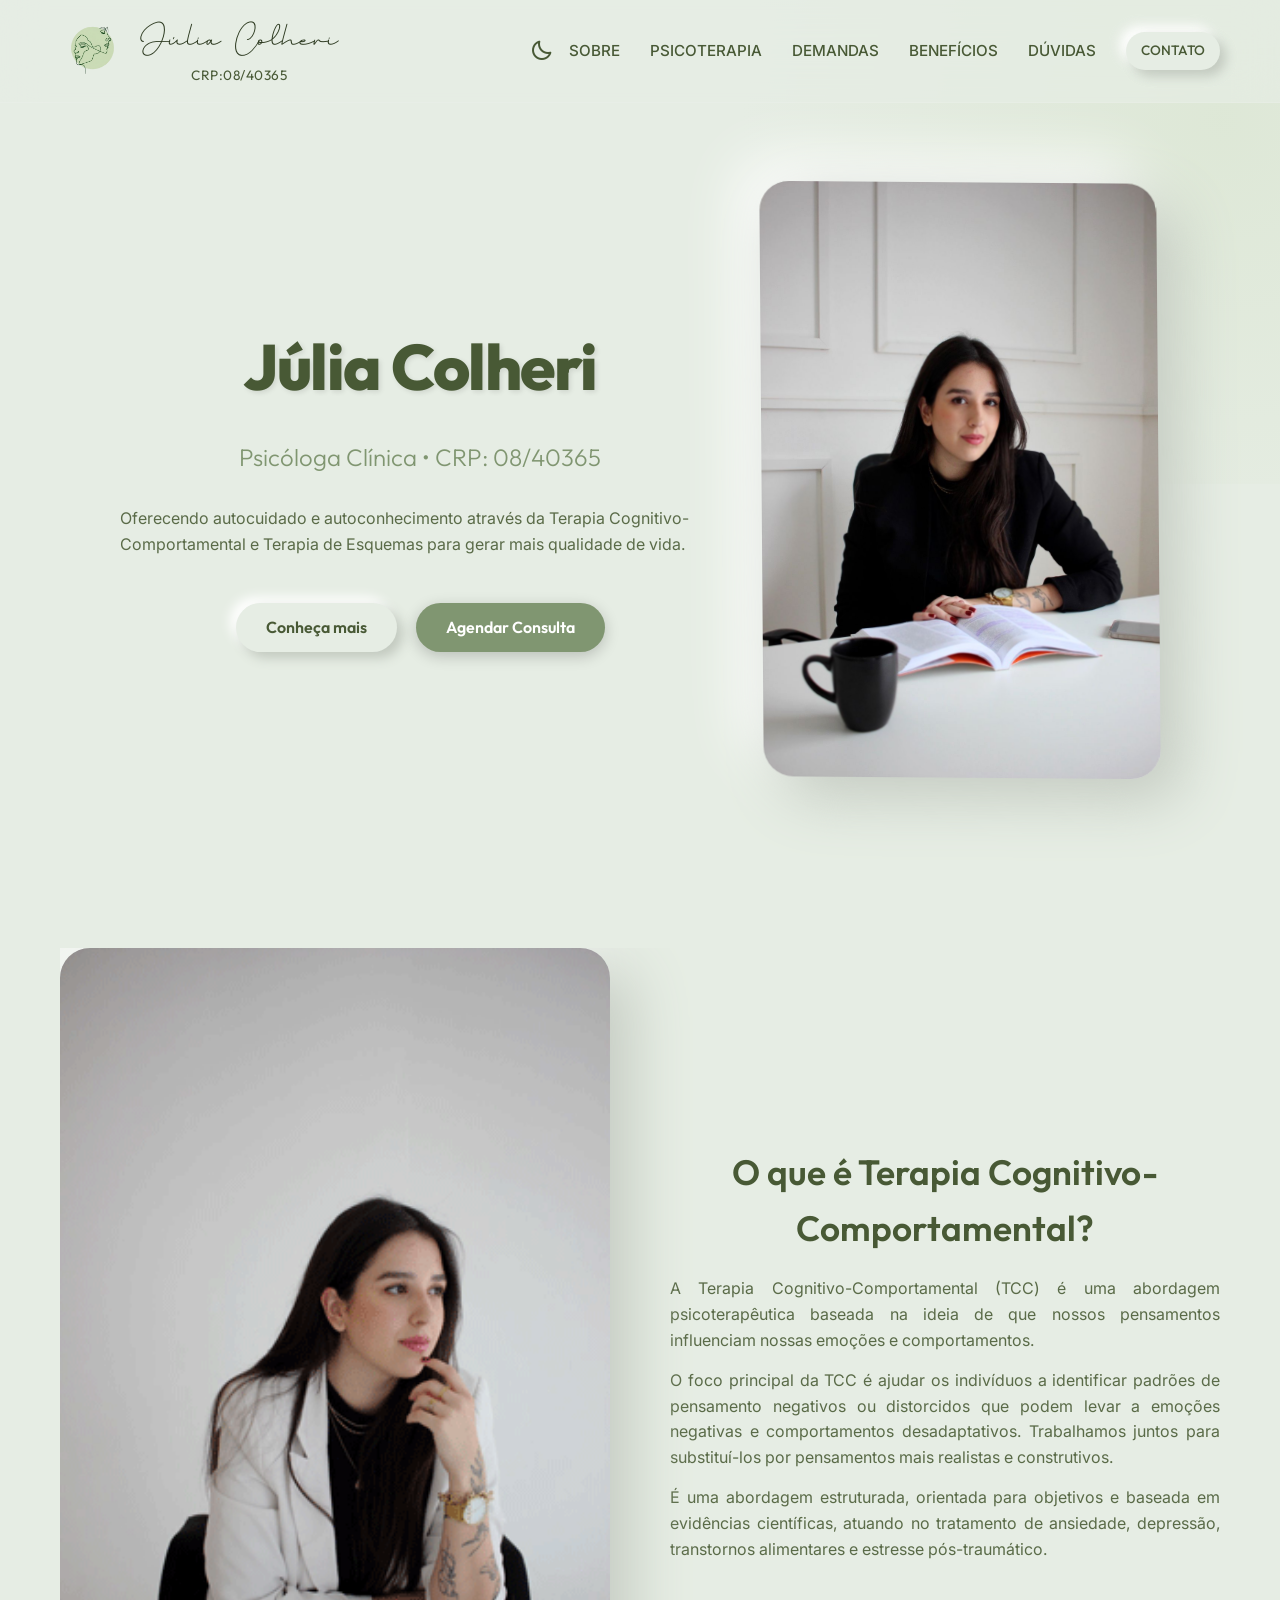
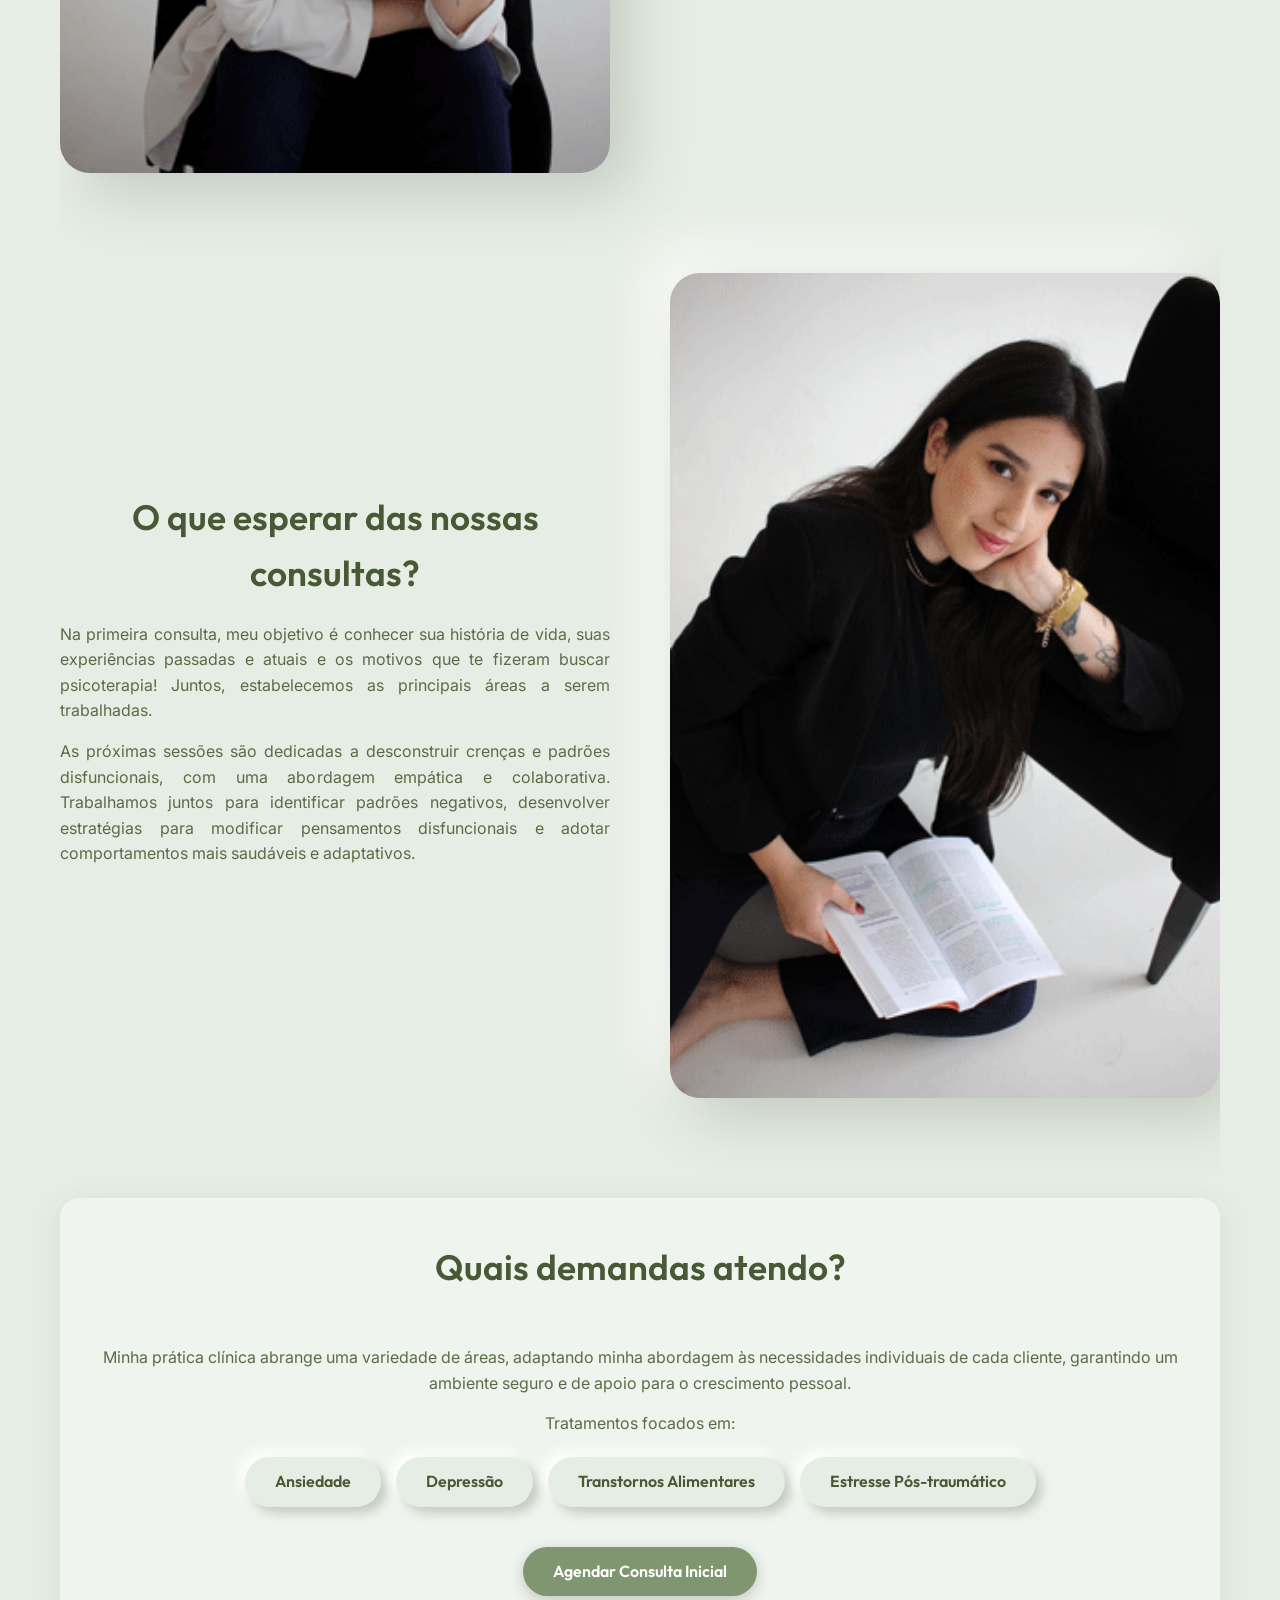
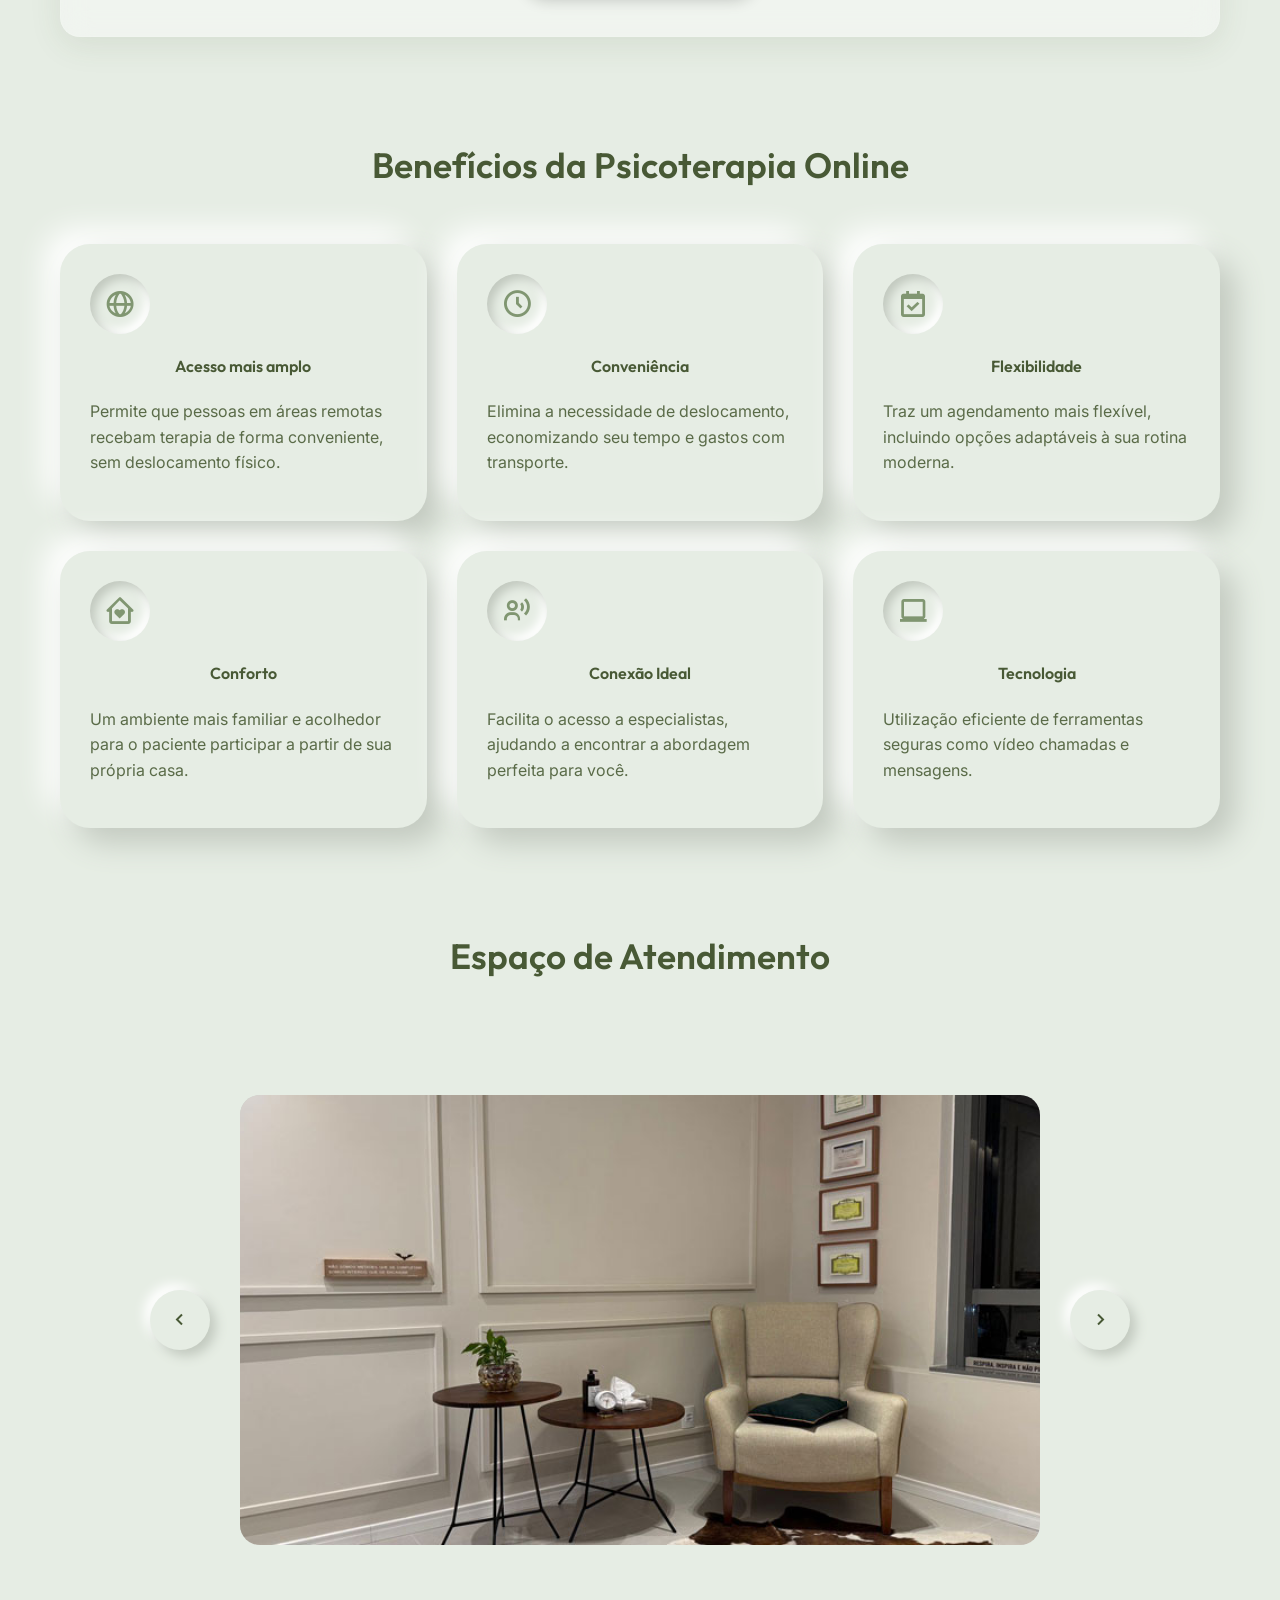
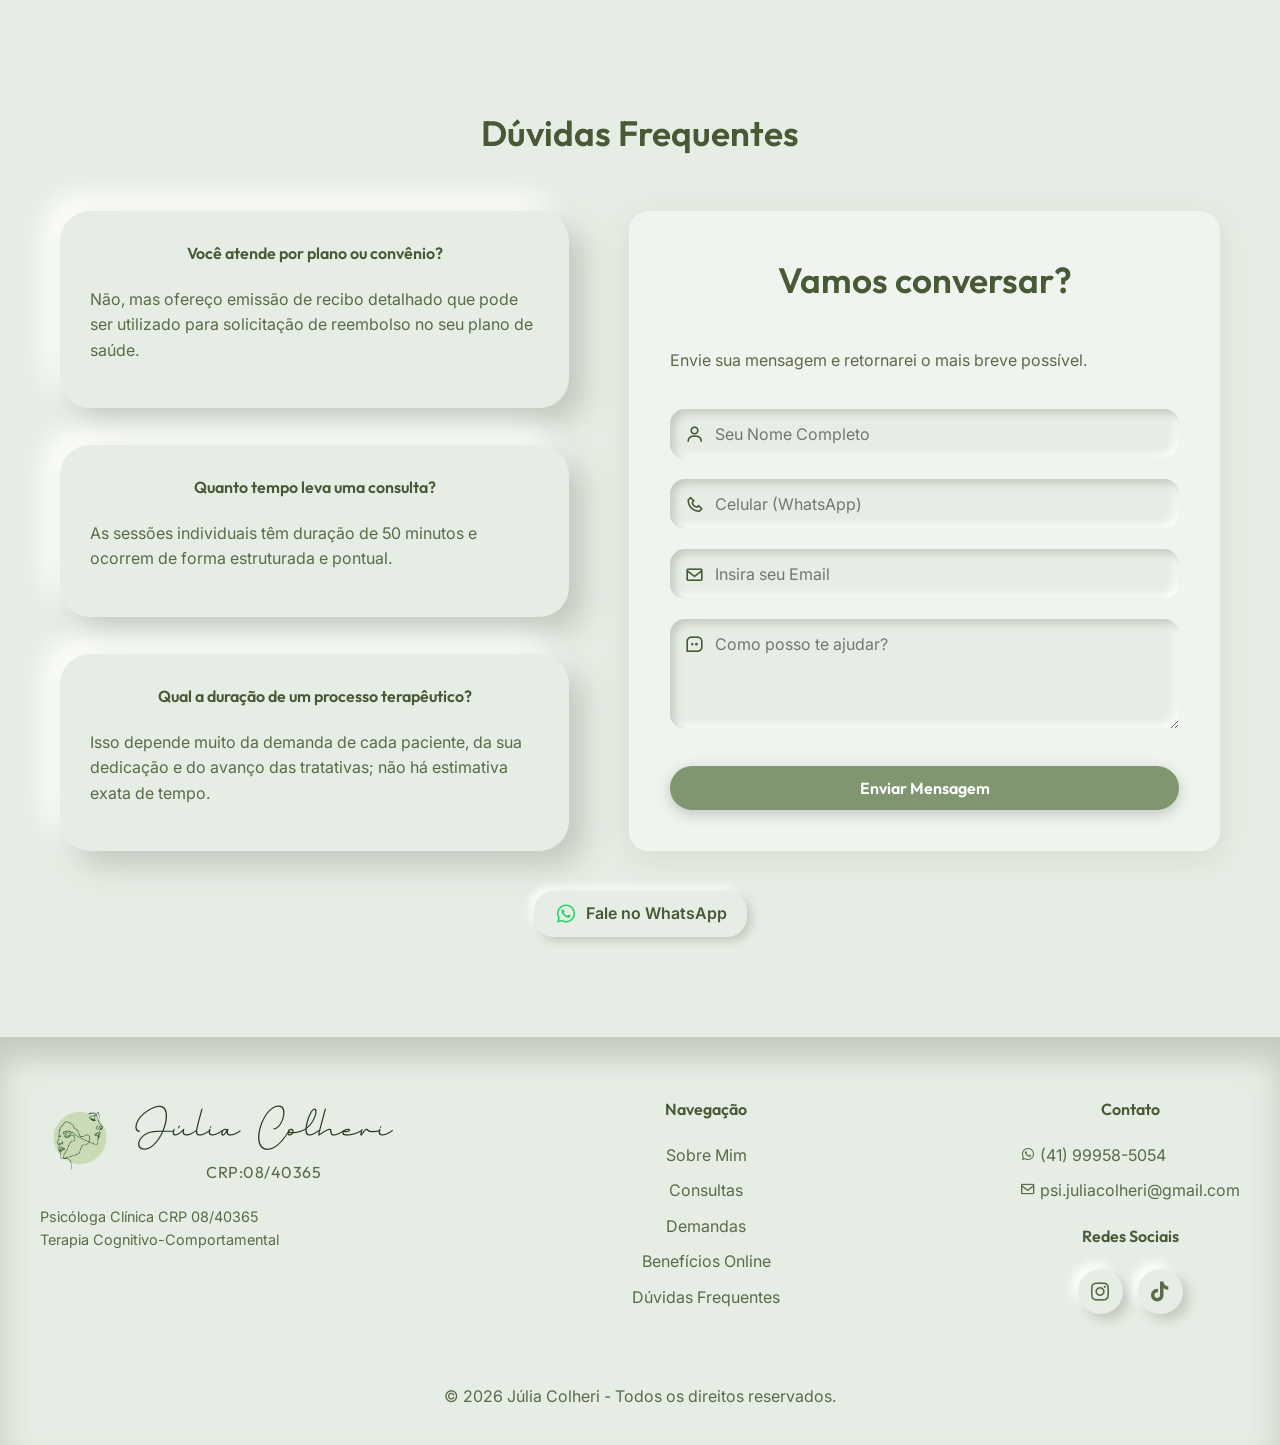
<file: frontend/index.html>
<!DOCTYPE html>
<html lang="pt-br">

<head>
    <meta charset="UTF-8">
    <meta name="viewport" content="width=device-width, initial-scale=1.0">
    <title>Psicóloga Júlia Colheri</title>
    <link rel="icon" href="/frontend/assets/images/logo_site.jpg" type="image/jpg">
    
    <!-- Google Fonts -->
    <link rel="preconnect" href="https://fonts.googleapis.com">
    <link rel="preconnect" href="https://fonts.gstatic.com" crossorigin>
    <link href="https://fonts.googleapis.com/css2?family=Inter:wght@300;400;500;600&family=Outfit:wght@300;400;600;800&display=swap" rel="stylesheet">
    
    <!-- BoxIcons -->
    <link rel='stylesheet' href="https://unpkg.com/boxicons@2.1.4/css/boxicons.min.css">
    
    <!-- Styles -->
    <link rel="stylesheet" href="/frontend/assets/styles/style.css" />
</head>

<body>
    
    <!-- HEADER NAVBAR -->
    <header class="glass-nav">
        <div class="nav-container">
            <a href="#" class="logo-nav">
                <div class="logo-wrapper">
                    <img src="assets/images/icone_rosto.png" alt="Logo Júlia Colheri">
                </div>
                <div class="logo-text">
                    <span class="logo-name">Júlia Colheri</span>
                    <span class="logo-crp">CRP:08/40365</span>
                </div>
            </a>
            
            <div class="menu-toggle" id="mobile-menu">
                <i class='bx bx-menu'></i>
            </div>

            <nav class="nav-links" id="nav-links">
                <div class="theme-switch" id="theme-switch" title="Alternar Modo Escuro">
                    <i class='bx bx-moon'></i>
                </div>
                <ul>
                    <li><a href="#sobremim">SOBRE</a></li>
                    <li><a href="#psicoterapia">PSICOTERAPIA</a></li>
                    <li><a href="#demandas">DEMANDAS</a></li>
                    <li><a href="#beneficios">BENEFÍCIOS</a></li>
                    <li><a href="#duvidas">DÚVIDAS</a></li>
                    <li><a href="#contato" class="btn-3d" style="padding: 8px 15px; font-size: 0.85rem;">CONTATO</a></li>
                </ul>
            </nav>
        </div>
    </header>

    <main>

        <!-- HERO SECTION -->
        <section class="hero animate-on-scroll">
            <div class="hero-content">
                <h1>Júlia Colheri</h1>
                <h2>Psicóloga Clínica • CRP: 08/40365</h2>
                <p>Oferecendo autocuidado e autoconhecimento através da Terapia Cognitivo-Comportamental e Terapia de Esquemas para gerar mais qualidade de vida.</p>
                <div style="margin-top: 30px;" class="hero-buttons">
                    <a href="#sobremim" class="btn-3d hover-3d">Conheça mais</a>
                    <a href="https://wa.me/5541999585054" class="btn-3d btn-primary hover-3d" style="margin-left: 15px;">Agendar Consulta</a>
                </div>
            </div>
            <div class="hero-image3d float-anim">
                <img src="./assets/images/sobremim.jpeg" alt="Júlia Colheri">
            </div>
        </section>

        <!-- POSITIVE OVERFLOW FIX -->
        <div style="width: 100%; overflow: hidden;">
            <!-- SOBRE A TERAPIA COGNITIVO COMPORTAMENTAL -->
            <section id="sobremim" class="split-section swap-mobile animate-on-scroll">
                <div class="image-3d-wrapper float-anim">
                    <img src="./assets/images/oqueesperar.png" alt="Sessão de Terapia" style="animation-delay: 1s;">
                </div>
                <div class="text-content">
                    <h3>O que é Terapia Cognitivo-Comportamental?</h3>
                    <p style="text-align: justify;">A Terapia Cognitivo-Comportamental (TCC) é uma abordagem psicoterapêutica baseada na ideia de que nossos pensamentos influenciam nossas emoções e comportamentos.</p>
                    <p style="text-align: justify;">O foco principal da TCC é ajudar os indivíduos a identificar padrões de pensamento negativos ou distorcidos que podem levar a emoções negativas e comportamentos desadaptativos. Trabalhamos juntos para substituí-los por pensamentos mais realistas e construtivos.</p>
                    <p style="text-align: justify;">É uma abordagem estruturada, orientada para objetivos e baseada em evidências científicas, atuando no tratamento de ansiedade, depressão, transtornos alimentares e estresse pós-traumático.</p>
                </div>
            </section>

            <!-- O QUE ESPERAR -->
            <section id="consultas" class="split-section animate-on-scroll">
                <div class="text-content">
                    <h3>O que esperar das nossas consultas?</h3>
                    <p style="text-align: justify;">Na primeira consulta, meu objetivo é conhecer sua história de vida, suas experiências passadas e atuais e os motivos que te fizeram buscar psicoterapia! Juntos, estabelecemos as principais áreas a serem trabalhadas.</p>
                    <p style="text-align: justify;">As próximas sessões são dedicadas a desconstruir crenças e padrões disfuncionais, com uma abordagem empática e colaborativa. Trabalhamos juntos para identificar padrões negativos, desenvolver estratégias para modificar pensamentos disfuncionais e adotar comportamentos mais saudáveis e adaptativos.</p>
                </div>
                <div class="image-3d-wrapper float-anim">
                    <img src="./assets/images/papelpsicoterapia.png" alt="Papel da Psicoterapia" style="animation-delay: 2s;">
                </div>
            </section>
        </div>

        <!-- QUAIS DEMANDAS -->
        <section id="demandas" class="stacked-section animate-on-scroll">
            <div class="glass-panel wide-card">
                <h3 class="section-title">Quais demandas atendo?</h3>
                <p>Minha prática clínica abrange uma variedade de áreas, adaptando minha abordagem às necessidades individuais de cada cliente, garantindo um ambiente seguro e de apoio para o crescimento pessoal.</p>
                <p>Tratamentos focados em:</p>
                <div style="display: flex; gap: 15px; justify-content: center; flex-wrap: wrap; margin-top: 20px;">
                    <span class="btn-3d" style="cursor: default;">Ansiedade</span>
                    <span class="btn-3d" style="cursor: default;">Depressão</span>
                    <span class="btn-3d" style="cursor: default;">Transtornos Alimentares</span>
                    <span class="btn-3d" style="cursor: default;">Estresse Pós-traumático</span>
                </div>
                <div style="margin-top: 40px;">
                    <a href="https://wa.me/5541999585054" class="btn-3d btn-primary hover-3d">Agendar Consulta Inicial</a>
                </div>
            </div>
        </section>

        <!-- PAPEL DA PSICOTERAPIA & BENEFÍCIOS -->
        <section id="beneficios" class="animate-on-scroll">
            <h3 class="section-title">Benefícios da Psicoterapia Online</h3>
            
            <div class="grid-cards">
                <div class="neu-card hover-3d">
                    <div class="icon-circle"><i class='bx bx-globe'></i></div>
                    <h4>Acesso mais amplo</h4>
                    <p>Permite que pessoas em áreas remotas recebam terapia de forma conveniente, sem deslocamento físico.</p>
                </div>
                <div class="neu-card hover-3d">
                    <div class="icon-circle"><i class='bx bx-time-five'></i></div>
                    <h4>Conveniência</h4>
                    <p>Elimina a necessidade de deslocamento, economizando seu tempo e gastos com transporte.</p>
                </div>
                <div class="neu-card hover-3d">
                    <div class="icon-circle"><i class='bx bx-calendar-check'></i></div>
                    <h4>Flexibilidade</h4>
                    <p>Traz um agendamento mais flexível, incluindo opções adaptáveis à sua rotina moderna.</p>
                </div>
                <div class="neu-card hover-3d">
                    <div class="icon-circle"><i class='bx bx-home-heart'></i></div>
                    <h4>Conforto</h4>
                    <p>Um ambiente mais familiar e acolhedor para o paciente participar a partir de sua própria casa.</p>
                </div>
                <div class="neu-card hover-3d">
                    <div class="icon-circle"><i class='bx bx-user-voice'></i></div>
                    <h4>Conexão Ideal</h4>
                    <p>Facilita o acesso a especialistas, ajudando a encontrar a abordagem perfeita para você.</p>
                </div>
                <div class="neu-card hover-3d">
                    <div class="icon-circle"><i class='bx bx-laptop'></i></div>
                    <h4>Tecnologia</h4>
                    <p>Utilização eficiente de ferramentas seguras como vídeo chamadas e mensagens.</p>
                </div>
            </div>
        </section>

        <!-- SLIDER ESPAÇO -->
        <section class="animate-on-scroll">
            <h3 class="section-title">Espaço de Atendimento</h3>
            <div class="container-slider">
                <button id="prev-button" class="btn-3d round-btn hover-3d"><i class='bx bx-chevron-left'></i></button>
                <div class="container-images">
                    <img src="./assets/images/clinica1.jpg" alt="Clínica" class="slider on">
                    <img src="./assets/images/clinica2.jpg" alt="Clínica" class="slider">
                    <img src="./assets/images/clinica3.jpg" alt="Clínica" class="slider">
                    <img src="./assets/images/clinica4.jpg" alt="Clínica" class="slider">
                </div>
                <button id="next-button" class="btn-3d round-btn hover-3d"><i class='bx bx-chevron-right'></i></button>
            </div>
        </section>

        <!-- DUVIDAS E CONTATO SPLIT -->
       <section id="duvidas" class="duvidas-section animate-on-scroll">

    <!-- TÍTULO CENTRAL -->
    <h3 class="section-title">Dúvidas Frequentes</h3>

    <div class="faq-container">

        <!-- LADO ESQUERDO -->
        <div class="faq-left">

            <div class="neu-card faq-card">
                <h4>Você atende por plano ou convênio?</h4>
                <p>Não, mas ofereço emissão de recibo detalhado que pode ser utilizado para solicitação de reembolso no seu plano de saúde.</p>
            </div>

            <div class="neu-card faq-card">
                <h4>Quanto tempo leva uma consulta?</h4>
                <p>As sessões individuais têm duração de 50 minutos e ocorrem de forma estruturada e pontual.</p>
            </div>

            <div class="neu-card faq-card">
                <h4>Qual a duração de um processo terapêutico?</h4>
                <p>Isso depende muito da demanda de cada paciente, da sua dedicação e do avanço das tratativas; não há estimativa exata de tempo.</p>
            </div>

        </div>

        <!-- LADO DIREITO -->
        <div id="contato" class="glass-panel form-container faq-right">
            <h3>Vamos conversar?</h3>
            <p class="form-subtext">Envie sua mensagem e retornarei o mais breve possível.</p>

            <form id="formContato">
                <div class="input-group">
                    <i class='bx bx-user'></i>
                    <input type="text" name="nome" required maxlength="50" placeholder="Seu Nome Completo">
                </div>

                <div class="input-group">
                    <i class='bx bx-phone'></i>
                    <input type="text" id="telefone" name="telefone" maxlength="15" placeholder="Celular (WhatsApp)">
                </div>

                <div class="input-group">
                    <i class='bx bx-envelope'></i>
                    <input type="email" name="email" required maxlength="50" placeholder="Insira seu Email">
                </div>

                <div class="input-group">
                    <i class='bx bx-message-square-dots'></i>
                    <textarea name="mensagem" required maxlength="300" placeholder="Como posso te ajudar?" rows="4"></textarea>
                </div>

                <div style="text-align: center; margin-top: 30px;">
                    <button type="submit" class="btn-3d btn-primary hover-3d" style="width: 100%;">Enviar Mensagem</button>
                </div>
            </form>
        </div>

    </div>

    <!-- BOTÃO CENTRAL -->
    <div class="whatsapp-container">
        <a href="https://wa.me/5541999585054" class="btn-neu-social hover-3d">
            <i class='bx bxl-whatsapp' style="font-size: 1.5rem; color: #25D366;"></i>
            Fale no WhatsApp
        </a>
    </div>

</section>

    </main>

    <!-- FOOTER NEUMORPHIC -->
    <footer class="neu-footer">
        <div class="footer-content">
            
            <div class="footer-logo">
                <a href="#" class="logo-nav" style="margin-bottom: 20px;">
                    <div class="logo-wrapper" style="width: 80px; height: 80px;">
                        <img src="assets/images/icone_rosto.png" alt="Logo Footer">
                    </div>
                    <div class="logo-text">
                        <span class="logo-name" style="font-size: 4.5rem; color: #2b381e; font-weight: normal;">Júlia Colheri</span>
                        <span class="logo-crp" style="font-size: 1rem; color: var(--text-color);">CRP:08/40365</span>
                    </div>
                </a>
                <p style="margin-top: 15px; max-width: 250px; font-size: 0.9rem;">Psicóloga Clínica CRP 08/40365<br>Terapia Cognitivo-Comportamental</p>
            </div>

            <div class="footer-links" style="text-align: center;">
                <h4>Navegação</h4>
                <ul>
                    <li><a href="#sobremim">Sobre Mim</a></li>
                    <li><a href="#consultas">Consultas</a></li>
                    <li><a href="#demandas">Demandas</a></li>
                    <li><a href="#beneficios">Benefícios Online</a></li>
                    <li><a href="#duvidas">Dúvidas Frequentes</a></li>
                </ul>
            </div>

            <div class="footer-links">
                <h4>Contato</h4>
                <ul>
                    <li><a href="https://wa.me/5541999585054"><i class='bx bxl-whatsapp'></i> (41) 99958-5054</a></li>
                    <li><a href="mailto:psi.juliacolheri@gmail.com"><i class='bx bx-envelope'></i> psi.juliacolheri@gmail.com</a></li>
                </ul>
                <h4 style="margin-top: 20px;">Redes Sociais</h4>
                <div class="social-icons" style="justify-content: center;">
                    <a href="https://www.instagram.com/psi.juliacolheri/?igsh=ODd3N20zYTNiYWt6&utm_source=qr" class="btn-3d round-btn hover-3d" style="display: flex; align-items: center; justify-content: center; width: 45px; height: 45px; font-size: 1.5rem; padding: 0;"><i class='bx bxl-instagram'></i></a>
                    <a href="https://www.tiktok.com/@psidescomplicada?_t=ZM-8t61cZhffks&_r=1" class="btn-3d round-btn hover-3d" style="display: flex; align-items: center; justify-content: center; width: 45px; height: 45px; font-size: 1.5rem; padding: 0;"><i class='bx bxl-tiktok'></i></a>
                </div>
            </div>
            
        </div>
        
        <div class="footer-bottom">
            <p>&copy; 2026 Júlia Colheri - Todos os direitos reservados.</p>
        </div>
    </footer>

    <script src="/frontend/script.js"></script>
</body>

</html>
</file>
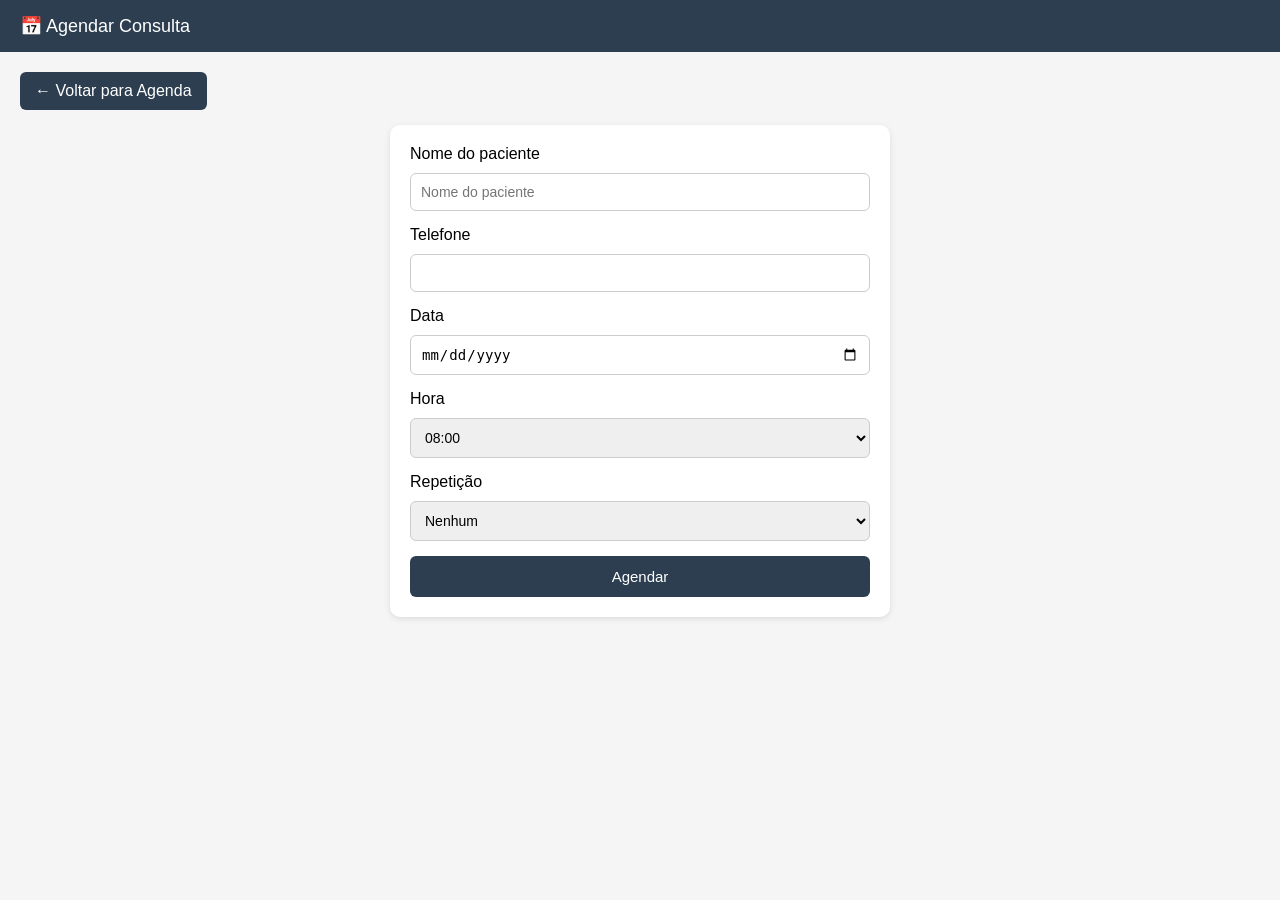
<file: frontend/agendar.html>
<!DOCTYPE html>

<html lang="pt-br">

<head>
    <meta charset="UTF-8">
    <title>Agendar Consulta</title>

</head>

<style>
    body {
        margin: 0;
        font-family: Arial;
        background: #f5f5f5;
    }

    header {
        background: #2c3e50;
        color: white;
        padding: 15px 20px;
        font-size: 18px;
    }

    .container {
        padding: 20px;
    }

    .form-box {
        background: white;
        padding: 20px;
        border-radius: 10px;
        max-width: 500px;
        margin: 0 auto;
        /* centraliza só o form */
    }

    form {
        background: white;
        padding: 20px;
        border-radius: 10px;
        box-shadow: 0 2px 6px rgba(0, 0, 0, 0.1);
    }

    .autocomplete {
        position: relative;
    }

    #sugestoes {
        background: white;
        border: 1px solid #ccc;
        border-radius: 6px;

        position: absolute;
        top: 100%;
        left: 0;
        width: 100%;

        max-height: 150px;
        overflow-y: auto;

        display: none;
        z-index: 1000;
    }

    #sugestoes div {
        padding: 8px;
        cursor: pointer;
    }

    #sugestoes div:hover {
        background: #f1f1f1;
    }

    input,
    select {
        width: 100%;
        padding: 10px;
        margin-top: 10px;
        margin-bottom: 15px;
        border-radius: 6px;
        border: 1px solid #ccc;
        font-size: 14px;
    }

    * {
        box-sizing: border-box;
    }

    button {
        width: 100%;
        padding: 12px;
        border: none;
        background: #2c3e50;
        color: white;
        border-radius: 6px;
        font-size: 15px;
        cursor: pointer;
    }

    button:hover {
        background: #1a252f;
    }

    .btn-voltar {
        display: inline-block;
        margin-bottom: 15px;
        padding: 10px 15px;
        background: #2c3e50;
        color: white;
        text-decoration: none;
        border-radius: 6px;
    }

    .sucesso {
        margin-top: 15px;
        color: green;
        font-weight: bold;
    }

    .erro {
        margin-top: 15px;
        color: red;
        font-weight: bold;
    }

    .dias-container {
        display: grid;
        grid-template-columns: repeat(3, 1fr);
        gap: 10px;
        margin-top: 10px;
    }

    .dias-container label {
        display: flex;
        align-items: center;
        gap: 8px;
        background: #f8f9fa;
        padding: 8px;
        border-radius: 6px;
        cursor: pointer;
        transition: 0.2s;
    }

    .dias-container label:hover {
        background: #e9ecef;
    }

    .dias-container input {
        width: auto;
    }

    .autocomplete {
        position: relative;
    }

    .autocomplete #sugestoes {
        position: absolute;
        top: calc(100% - 15px);
        left: 0;
        width: 100%;
    }

    #toast {
        position: fixed;
        bottom: 20px;
        right: 20px;
        background: #2c3e50;
        color: white;
        padding: 12px 18px;
        margin: 30px;
        border-radius: 8px;
        opacity: 0;
        transform: translateY(-10px);
        transition: 0.3s;
        z-index: 9999;
        font-size: 14px;
    }

    #toast.show {
        opacity: 1;
        transform: translateY(0);
    }

    #toast.success {
        background: #27ae60;
    }

    #toast.error {
        background: #e74c3c;
    }
</style>


</head>

<body>


    <header>
        📅 Agendar Consulta
    </header>

    <div class="container">


        <a href="agenda.html" class="btn-voltar">← Voltar para Agenda</a>

        <form id="formAgendar" class="form-box">

            <div class="autocomplete">

                <label>Nome do paciente</label>
                <input type="text" id="nomePaciente" placeholder="Nome do paciente" autocomplete="off">

                <div id="sugestoes"></div>

            </div>

            <label>Telefone</label>
            <input type="text" id="telefone">

            <label>Data</label>
            <input type="date" id="data" required>

            <label>Hora</label>
            <select id="hora" required></select>

            <label>Repetição</label>
            <select id="repeticao">
                <option value="nenhum">Nenhum</option>
                <option value="semanal">Semanal</option>
                <option value="quinzenal">Quinzenal</option>
                <option value="mensal">Mensal</option>
            </select>


            <button type="button" onclick="agendar()">Agendar</button>

            <div id="mensagem"></div>

        </form>

    </div>

    <script>

        const form = document.getElementById("formAgendar")

        // AUTOCOMPLETE
        let pacientes = []

        async function carregarPacientes() {
            try {
                const res = await fetch("http://localhost:8080/api/pacientes");

                if (!res.ok) {
                    throw new Error("Erro na API");
                }

                pacientes = await res.json();

            } catch (e) {
                console.error("Erro ao carregar pacientes:", e);
            }
        }

        const input = document.getElementById("nomePaciente")
        const box = document.getElementById("sugestoes")

        input.addEventListener("input", () => {

            const valor = input.value.toLowerCase();
            box.innerHTML = "";

            const filtrados = pacientes.filter(p =>
                p.nome.toLowerCase().includes(valor)
            );

            filtrados.forEach(p => {
                const div = document.createElement("div");
                div.innerText = p.nome;

                div.onclick = () => {
                    input.value = p.nome;
                    input.dataset.id = p.id;

                    document.getElementById("telefone").value = p.telefone || "";

                    box.style.display = "none";
                };

                box.appendChild(div);
            });

            box.style.display = filtrados.length ? "block" : "none";
        });

        input.addEventListener("focus", () => {
            input.dispatchEvent(new Event("input"));
        });

        window.onload = async () => {
            await carregarPacientes();
            gerarHorarios();
        };

        // GERAR HORÁRIOS
        function gerarHorarios() {
            const select = document.getElementById("hora")
            select.innerHTML = ""

            for (let h = 8; h <= 23; h++) {
                for (let m of ["00", "30"]) {

                    const horaFormatada =
                        String(h).padStart(2, "0") + ":" + m

                    const option = document.createElement("option")
                    option.value = horaFormatada
                    option.textContent = horaFormatada

                    select.appendChild(option)
                }
            }
        }

        function getDiaSemana(dataString) {
            const data = new Date(dataString + "T00:00:00");
            return data.getDay();
        }

        // AGENDAR
        async function agendar() {

            const nomeInput = document.getElementById("nomePaciente");
            let pacienteId = nomeInput.dataset.id;

            const data = document.getElementById("data").value;
            const hora = document.getElementById("hora").value;
            const repeticao = document.getElementById("repeticao").value;

            // 🔥 GARANTE O ID MESMO SEM CLICK
            if (!pacienteId) {
                const nomeDigitado = nomeInput.value.toLowerCase();

                const pacienteEncontrado = pacientes.find(p =>
                    p.nome.toLowerCase() === nomeDigitado
                );

                if (pacienteEncontrado) {
                    pacienteId = pacienteEncontrado.id;
                    nomeInput.dataset.id = pacienteId;
                }
            }

            // validações
            if (!pacienteId) {
                mostrarToast("Selecione um paciente!", "error");
                return;
            }

            if (!data) {
                mostrarToast("Selecione uma data!", "error");
                return;
            }

            // 🔥 VOLTA AQUI (ESSA PARTE SUMIU NO SEU CÓDIGO)
            const diaSemana = getDiaSemana(data);

            const dados = {
                pacienteId: Number(pacienteId),
                data: data,
                hora: hora,
                repeticao: repeticao,
                diasSemana: repeticao !== "nenhum" ? [diaSemana] : []
            };

            console.log("ENVIANDO:", dados);

            try {
                const res = await fetch("http://localhost:8080/api/consultas", {
                    method: "POST",
                    headers: {
                        "Content-Type": "application/json"
                    },
                    body: JSON.stringify(dados)
                });

                if (!res.ok) {
                    const erro = await res.text();
                    console.error(erro);
                    mostrarToast("Erro ao agendar ❌", "error");
                    return;
                }

                mostrarToast("Consulta agendada com sucesso ✔", "success");

                form.reset();
                nomeInput.dataset.id = "";

            } catch (e) {
                console.error(e);
                mostrarToast("Erro de conexão ❌", "error");
            }
        }

        // FECHAR AUTOCOMPLETE
        document.addEventListener("click", (e) => {
            const autocomplete = document.querySelector(".autocomplete");

            if (!autocomplete.contains(e.target)) {
                box.style.display = "none";
            }
        });

        // TOAST
        function mostrarToast(mensagem, tipo = "success") {
            const toast = document.getElementById("toast")

            toast.innerText = mensagem
            toast.className = `show ${tipo}`

            setTimeout(() => {
                toast.className = ""
            }, 3000)
        }

    </script>

    <div id="toast"></div>
</body>

</html>
</file>
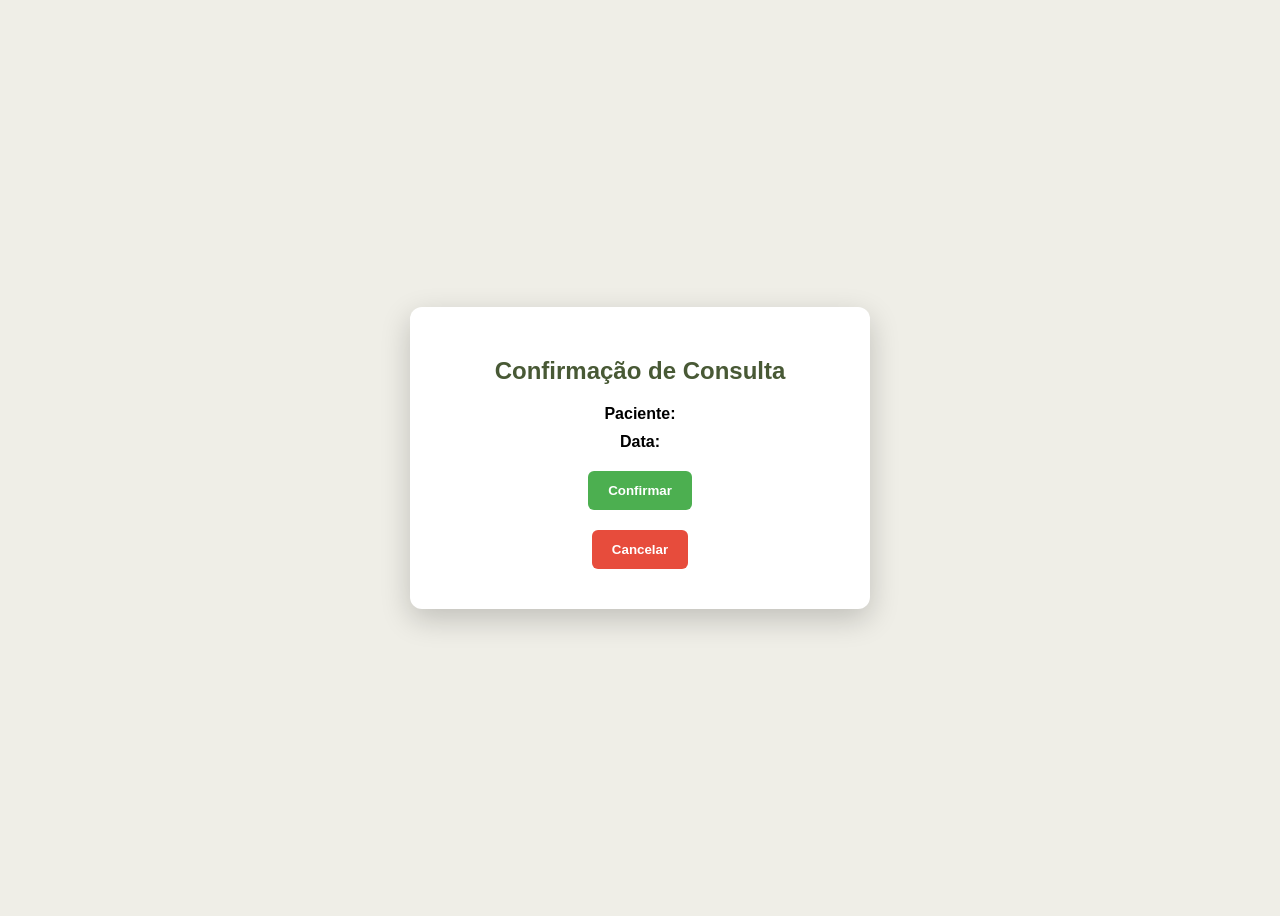
<file: frontend/confirmacao.html>
<!DOCTYPE html>
<html lang="pt-br">
<head>
    <meta charset="UTF-8">
    <title>Confirmação</title>

    <style>
        body {
            font-family: Arial;
            background: #efeee7;
            display: flex;
            justify-content: center;
            align-items: center;
            height: 100vh;
        }

        .card {
            background: white;
            padding: 30px;
            border-radius: 12px;
            width: 400px;
            text-align: center;
            box-shadow: 0 10px 30px rgba(0,0,0,0.2);
        }

        h2 {
            color: #485935;
        }

        p {
            margin: 10px 0;
        }

        button {
            padding: 12px 20px;
            margin: 10px;
            border: none;
            border-radius: 6px;
            cursor: pointer;
            font-weight: bold;
        }

        .confirmar {
            background: #4CAF50;
            color: white;
        }

        .cancelar {
            background: #e74c3c;
            color: white;
        }
    </style>
</head>
<body>

<div class="card">

    <h2>Confirmação de Consulta</h2>

    <p><b>Paciente:</b> <span th:text="${consulta.paciente.nome}"></span></p>
    <p><b>Data:</b> <span th:text="${consulta.dataHora}"></span></p>

    <form action="/confirmar" method="post">
        <input type="hidden" name="id" th:value="${consulta.id}">
        <button class="confirmar">Confirmar</button>
    </form>

    <form action="/cancelar" method="post">
        <input type="hidden" name="id" th:value="${consulta.id}">
        <button class="cancelar">Cancelar</button>
    </form>

</div>

</body>
</html>
</file>
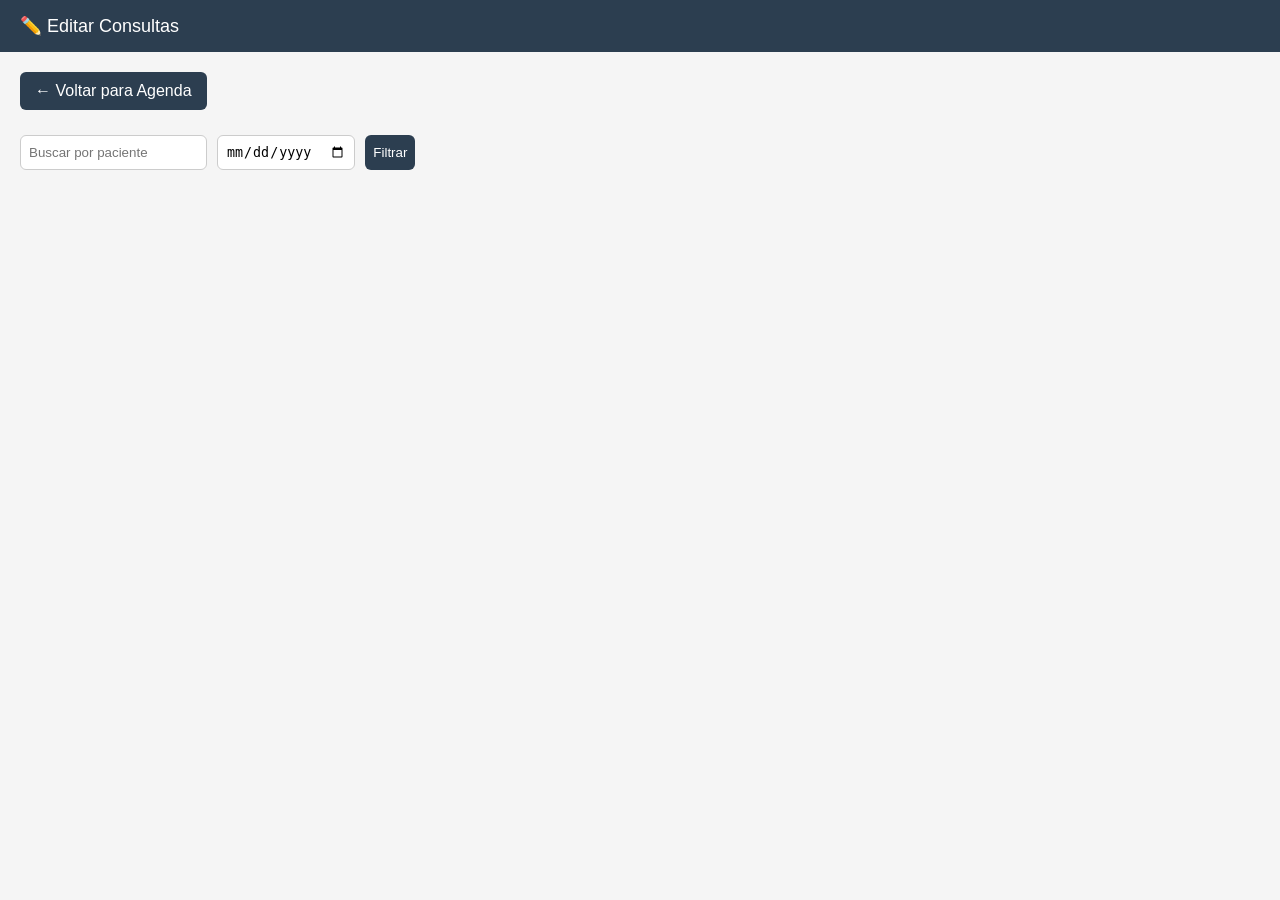
<file: frontend/editar.html>
<!DOCTYPE html>
<html lang="pt-br">

<head>
    <meta charset="UTF-8">
    <title>Editar Consultas</title>

    <style>
        body {
            margin: 0;
            font-family: Arial;
            background: #f5f5f5;
        }

        header {
            background: #2c3e50;
            color: white;
            padding: 15px 20px;
            font-size: 18px;
        }

        .container {
            padding: 20px;
        }

        .consulta {
            background: white;
            padding: 15px;
            margin-bottom: 10px;
            border-radius: 8px;
            box-shadow: 0 2px 5px rgba(0, 0, 0, 0.1);
        }

        .consulta strong {
            color: #2c3e50;
        }

        select,
        button,
        input {
            margin-top: 10px;
            padding: 8px;
            border-radius: 6px;
            border: 1px solid #ccc;
        }

        button {
            background: #2c3e50;
            color: white;
            cursor: pointer;
            border: none;
        }

        button:hover {
            background: #1a252f;
        }

        .btn-voltar {
            display: inline-block;
            margin-bottom: 15px;
            padding: 10px 15px;
            background: #2c3e50;
            color: white;
            text-decoration: none;
            border-radius: 6px;
        }

        .status {
            font-weight: bold;
        }

        .filtros {
            margin-bottom: 20px;
            display: flex;
            gap: 10px;
            flex-wrap: wrap;
        }

        #toast {
            position: fixed;
            bottom: 20px;
            right: 20px;
            background: #2c3e50;
            color: white;
            padding: 12px 18px;
            border-radius: 8px;
            opacity: 0;
            transform: translateY(10px);
            transition: 0.3s;
            z-index: 1000;
            font-size: 14px;
        }

        #toast.show {
            opacity: 1;
            transform: translateY(0);
        }

        #toast.success {
            background: #27ae60;
        }

        #toast.error {
            background: #e74c3c;
        }
    </style>
</head>

<body>

    <header>
        ✏️ Editar Consultas
    </header>

    <div class="container">

        <a href="agenda.html" class="btn-voltar">← Voltar para Agenda</a>

        <div class="filtros">
            <input type="text" id="filtroNome" placeholder="Buscar por paciente">
            <input type="date" id="filtroData">
            <button onclick="carregarConsultas()">Filtrar</button>
        </div>

        <div id="lista-consultas"></div>

    </div>

    <script>

        function carregarConsultas() {

            const nomeFiltro = document.getElementById("filtroNome").value.toLowerCase()
            const dataFiltro = document.getElementById("filtroData").value

            fetch("http://localhost:8080/api/consultas")
                .then(res => res.json())
                .then(data => {

                    const lista = document.getElementById("lista-consultas")
                    lista.innerHTML = ""

                    // 🔥 FILTRO AQUI
                    const filtrados = data.filter(c => {

                        const nomePaciente = c.paciente?.nome?.toLowerCase() || ""
                        const dataConsulta = c.dataHora?.split("T")[0] || ""

                        const matchNome = nomePaciente.includes(nomeFiltro)
                        const matchData = !dataFiltro || dataConsulta === dataFiltro

                        return matchNome && matchData
                    })

                    if (filtrados.length === 0) {
                        lista.innerHTML = "<p>Nenhuma consulta encontrada.</p>"
                        return
                    }

                    filtrados.forEach(c => {

                        const dataFormatada = new Date(c.dataHora).toLocaleString("pt-BR")

                        const div = document.createElement("div")
                        div.classList.add("consulta")

                        if (c.status === "CONFIRMADO") {
                            div.style.borderLeft = "5px solid #2ecc71"
                        } else if (c.status === "CANCELADO") {
                            div.style.borderLeft = "5px solid #e74c3c"
                        } else {
                            div.style.borderLeft = "5px solid #f1c40f"
                        }

                        div.innerHTML = `
                            <strong>${c.paciente?.nome || "Sem nome"}</strong><br>
                                📅 ${dataFormatada}<br>
                             Status: <span class="status" id="label-status-${c.id}">${c.status}</span><br>

                        <select id="status-${c.id}">
                            <option value="PENDENTE">Pendente</option>
                            <option value="CONFIRMADO">Confirmado</option>
                            <option value="CANCELADO">Cancelado</option>
                        </select>

                        <br>

                        <button onclick="atualizarStatus(${c.id})">Salvar</button>
                     `

                        lista.appendChild(div)

                        document.getElementById("status-" + c.id).value = c.status
                    })
                })
        }

        async function atualizarStatus(id) {

            const novoStatus = document.getElementById("status-" + id).value

            const res = await fetch(`http://localhost:8080/api/consultas/${id}`, {
                method: "PUT",
                headers: {
                    "Content-Type": "application/json"
                },
                body: JSON.stringify({
                    status: novoStatus
                })
            })

            if (res.ok) {

                document.getElementById("label-status-" + id).innerText = novoStatus

                mostrarToast("Status atualizado!", "success")

                if (window.opener && window.opener.calendar) {
                    window.opener.calendar.refetchEvents()
                }

            } else {
                mostrarToast("Erro ao atualizar", "error")
            }
        }

        document.getElementById("filtroNome").addEventListener("input", carregarConsultas)
        document.getElementById("filtroData").addEventListener("change", carregarConsultas)

        function mostrarToast(mensagem, tipo = "success") {
            const toast = document.getElementById("toast");

            if (!toast) return; // segurança

            toast.innerText = mensagem;
            toast.className = `show ${tipo}`;

            setTimeout(() => {
                toast.className = "";
            }, 3000);
        }

        carregarConsultas()

    </script>


    <div id="toast"></div>

</body>

</html>
</file>
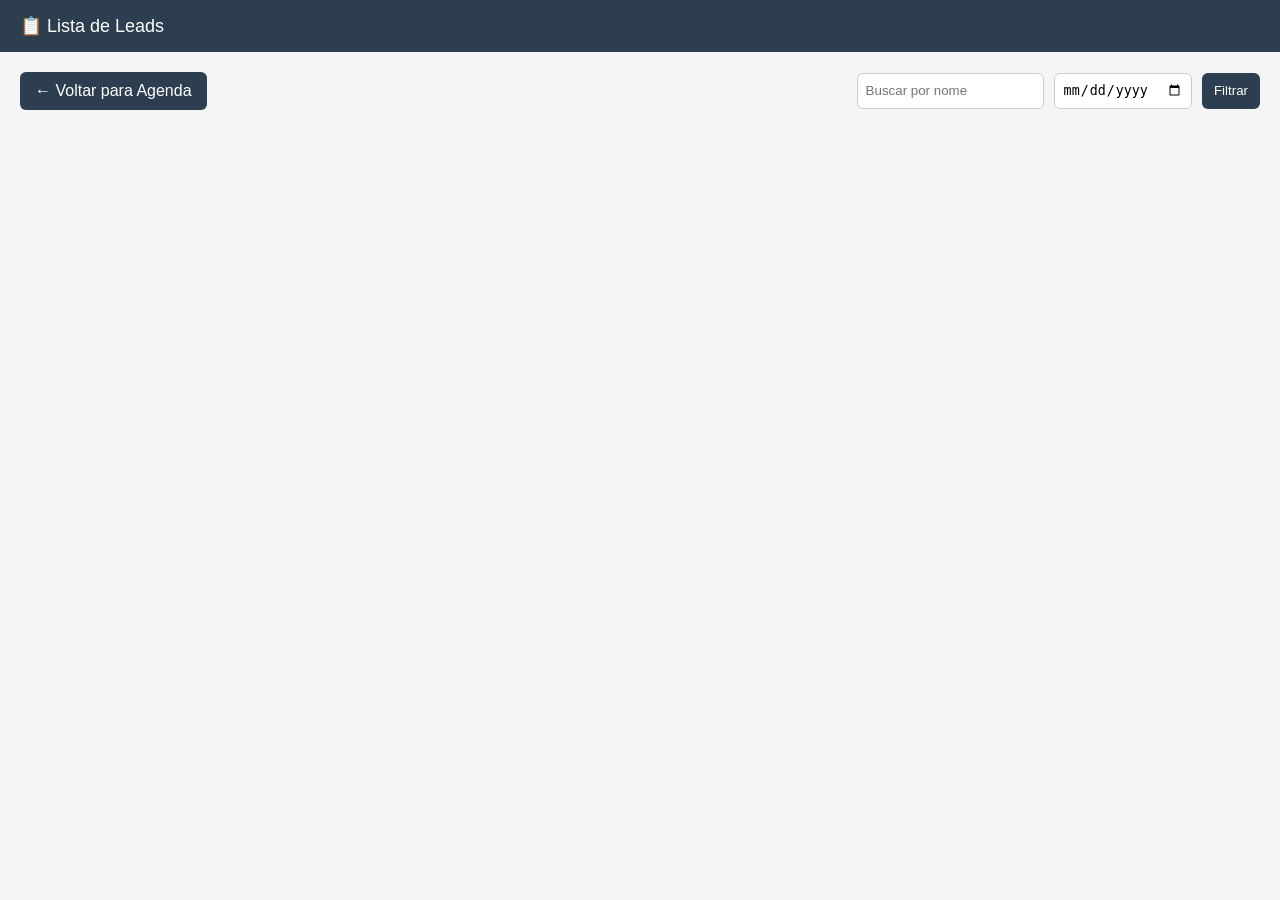
<file: frontend/leads.html>
<!DOCTYPE html>
<html lang="pt-br">

<head>
    <meta charset="UTF-8">
    <title>Leads</title>

    <style>
        body {
            margin: 0;
            font-family: Arial;
            background: #f5f5f5;
        }

        header {
            background: #2c3e50;
            color: white;
            padding: 15px 20px;
            font-size: 18px;
        }

        .container {
            padding: 20px;
        }

        .lead {
            background: white;
            padding: 15px;
            margin-bottom: 10px;
            border-radius: 8px;
            box-shadow: 0 2px 5px rgba(0, 0, 0, 0.1);
            cursor: pointer;
            border-left: 5px solid #ccc;
            transition: 0.2s;
        }

        .lead:hover {
            transform: translateY(-2px);
        }

        .lead strong {
            font-size: 16px;
            color: #2c3e50;
        }

        .lead p {
            margin: 5px 0;
            color: #555;
            font-size: 14px;
        }

        .tempo {
            font-size: 12px;
            color: #888;
        }

        .btn-voltar {
            display: inline-block;
            margin-bottom: 15px;
            padding: 10px 15px;
            background: #2c3e50;
            color: white;
            text-decoration: none;
            border-radius: 6px;
        }

        .btn-voltar:hover {
            background: #1a252f;
        }

        /* MODAL */
        .popup {
            position: fixed;
            top: 0;
            left: 0;
            width: 100%;
            height: 100%;
            background: rgba(0, 0, 0, 0.4);
            display: flex;
            justify-content: center;
            align-items: center;
            opacity: 0;
            pointer-events: none;
            transition: 0.3s;
        }

        .popup.show {
            opacity: 1;
            pointer-events: all;
        }

        .popup-content {
            background: white;
            padding: 20px;
            border-radius: 10px;
            width: 320px;
        }

        .popup-content button {
            width: 100%;
            margin-top: 8px;
            padding: 8px;
            border: none;
            border-radius: 6px;
            background: #2c3e50;
            color: white;
            cursor: pointer;
        }

        .popup-content button:hover {
            background: #1a252f;
        }

        #toast {
            position: fixed;
            bottom: 20px;
            right: 20px;
            background: #2c3e50;
            color: white;
            padding: 12px 18px;
            border-radius: 8px;
            opacity: 0;
            transform: translateY(10px);
            transition: 0.3s;
            z-index: 9999;
        }

        #toast.show {
            opacity: 1;
            transform: translateY(0);
        }

        #toast.success {
            background: #27ae60;
        }

        #toast.error {
            background: #e74c3c;
        }

        .filtros {
            margin-bottom: 15px;
            display: flex;
            gap: 10px;
            flex-wrap: wrap;
            justify-content: flex-start;
        }

        .filtros input {
            padding: 8px;
            border-radius: 6px;
            border: 1px solid #ccc;
        }

        .filtros button {
            padding: 8px 12px;
            border: none;
            border-radius: 6px;
            background: #2c3e50;
            color: white;
            cursor: pointer;
        }

        .filtros button:hover {
            background: #1a252f;
        }

        .container>div:first-child {
            display: flex;
            justify-content: space-between;
            align-items: center;
            margin-bottom: 15px;
            flex-wrap: wrap;
        }
    </style>
</head>

<body>

    <header>
        📋 Lista de Leads
    </header>

    <div class="container">

        <div>
            <a href="agenda.html" class="btn-voltar">← Voltar para Agenda</a>

            <div class="filtros">
                <input type="text" id="filtro-nome" placeholder="Buscar por nome">

                <input type="date" id="filtro-data">

                <button onclick="carregarLeads()">Filtrar</button>
            </div>
        </div>

        <div id="lista-leads"></div>

    </div>

    <!-- MODAL -->
    <div id="lead-modal" class="popup">
        <div class="popup-content">
            <h3 id="modal-nome"></h3>
            <p id="modal-telefone"></p>
            <p id="modal-email"></p>
            <p id="modal-mensagem"></p>

            <button onclick="abrirWhatsApp(leadSelecionado)">Entrar em contato</button>
            <button onclick="marcarAtendido()">Marcar como atendido</button>
            <button onclick="fecharModal()">Fechar</button>
        </div>
    </div>

    <script>

        let leadSelecionado = null

        function calcularTempo(dataCriacao) {
            if (!dataCriacao) return 0
            const agora = new Date()
            const criado = new Date(dataCriacao)
            return Math.floor((agora - criado) / 60000)
        }

        function carregarLeads() {
            fetch("http://localhost:8080/api/leads")
                .then(res => res.json())
                .then(data => {

                    const lista = document.getElementById("lista-leads")
                    lista.innerHTML = ""

                    if (data.length === 0) {
                        lista.innerHTML = "<p>Nenhum lead encontrado.</p>"
                        return
                    }

                    data.sort((a, b) => {
                        const dataA = new Date(a.dataHora || a.criadoEm)
                        const dataB = new Date(b.dataHora || b.criadoEm)
                        return dataB - dataA
                    })

                    data.forEach(lead => {

                        const div = document.createElement("div")
                        div.classList.add("lead")

                        const criado = new Date(lead.criadoEm)
                        const agora = new Date()
                        const minutos = Math.floor((agora - criado) / 60000)

                        let cor = "#2ecc71"

                        if (!lead.atendidoEm) {
                            if (minutos > 10 && minutos <= 20) {
                                cor = "#f1c40f"
                            } else if (minutos > 20) {
                                cor = "#e74c3c"
                            }
                        } else {
                            cor = "#3498db"
                        }

                        div.style.borderLeft = `5px solid ${cor}`

                        let tempoTexto = ""

                        if (!lead.atendidoEm) {
                            tempoTexto = `⏱ ${minutos} min atrás`
                        } else {
                            const atendido = new Date(lead.atendidoEm)

                            // tempo de resposta
                            const diffAtendimento = Math.floor((atendido - criado) / 60000)

                            const dataFormatada = atendido.toLocaleDateString("pt-BR")
                            const horaFormatada = atendido.toLocaleTimeString("pt-BR", {
                                hour: "2-digit",
                                minute: "2-digit"
                            })

                            tempoTexto = `✅ Atendido em ${diffAtendimento} min (${dataFormatada} às ${horaFormatada})`
                        }

                        div.innerHTML = `
                            <strong>Paciente: ${lead.nome}</strong>
                            <p>📞 ${lead.telefone}</p>
                            <p class="tempo">${tempoTexto}</p>
                        `

                        div.onclick = () => abrirModal(lead)

                        lista.appendChild(div)
                    })
                })
                .catch(err => {
                    console.error("Erro ao carregar leads:", err)
                })
        }

        function abrirModal(lead) {
            leadSelecionado = lead

            document.getElementById("modal-nome").innerText = "Paciente: " + lead.nome
            document.getElementById("modal-telefone").innerHTML = "<strong>Telefone:</strong> " + lead.telefone
            document.getElementById("modal-email").innerHTML = "<strong>Email:</strong> " + lead.email
            document.getElementById("modal-mensagem").innerHTML = "<strong>Mensagem:</strong> " + lead.mensagem

            document.getElementById("lead-modal").classList.add("show")
        }

        function fecharModal() {
            document.getElementById("lead-modal").classList.remove("show")
        }

        async function marcarAtendido() {

            const res = await fetch(`http://localhost:8080/api/leads/${leadSelecionado.id}`, {
                method: "PUT",
                headers: {
                    "Content-Type": "application/json"
                },
                body: JSON.stringify({
                    status: "ATENDIDO"
                })
            })

            if (res.ok) {
                mostrarToast("Lead marcado como atendido!", "success")
                fecharModal()
                carregarLeads()
            } else {
                mostrarToast("Erro ao atualizar lead", "error")
            }
        }

        function mostrarToast(mensagem, tipo = "success") {
            const toast = document.getElementById("toast");

            if (!toast) return;

            toast.innerText = mensagem;
            toast.className = `show ${tipo}`;

            setTimeout(() => {
                toast.className = "";
            }, 3000);
        }

        function formatarTelefoneWhatsApp(telefone) {
            return telefone.replace(/\D/g, "") // remove tudo que não é número
        }

        function abrirWhatsApp(lead) {
            const numero = formatarTelefoneWhatsApp(lead.telefone)

            const mensagem = `Olá ${lead.nome}, vi que você entrou em contato. Como posso te ajudar?`

            const url = `https://wa.me/55${numero}?text=${encodeURIComponent(mensagem)}`

            window.open(url, "_blank")
        }

        function abrirWhatsApp(lead) {
            const numero = formatarTelefoneWhatsApp(lead.telefone)

            const mensagem = `Olá ${lead.nome}, tudo bem? 😊  
                            Aqui é a Psicóloga Julia Colheri.

                            Recebi seu contato e estou disponível para te ajudar.  
                            Podemos conversar um pouco?`

            const url = `https://wa.me/55${numero}?text=${encodeURIComponent(mensagem)}`

            window.open(url, "_blank")

        }

        carregarLeads()
        setInterval(carregarLeads, 30000)

    </script>

    <div id="toast"></div>

</body>

</html>
</file>
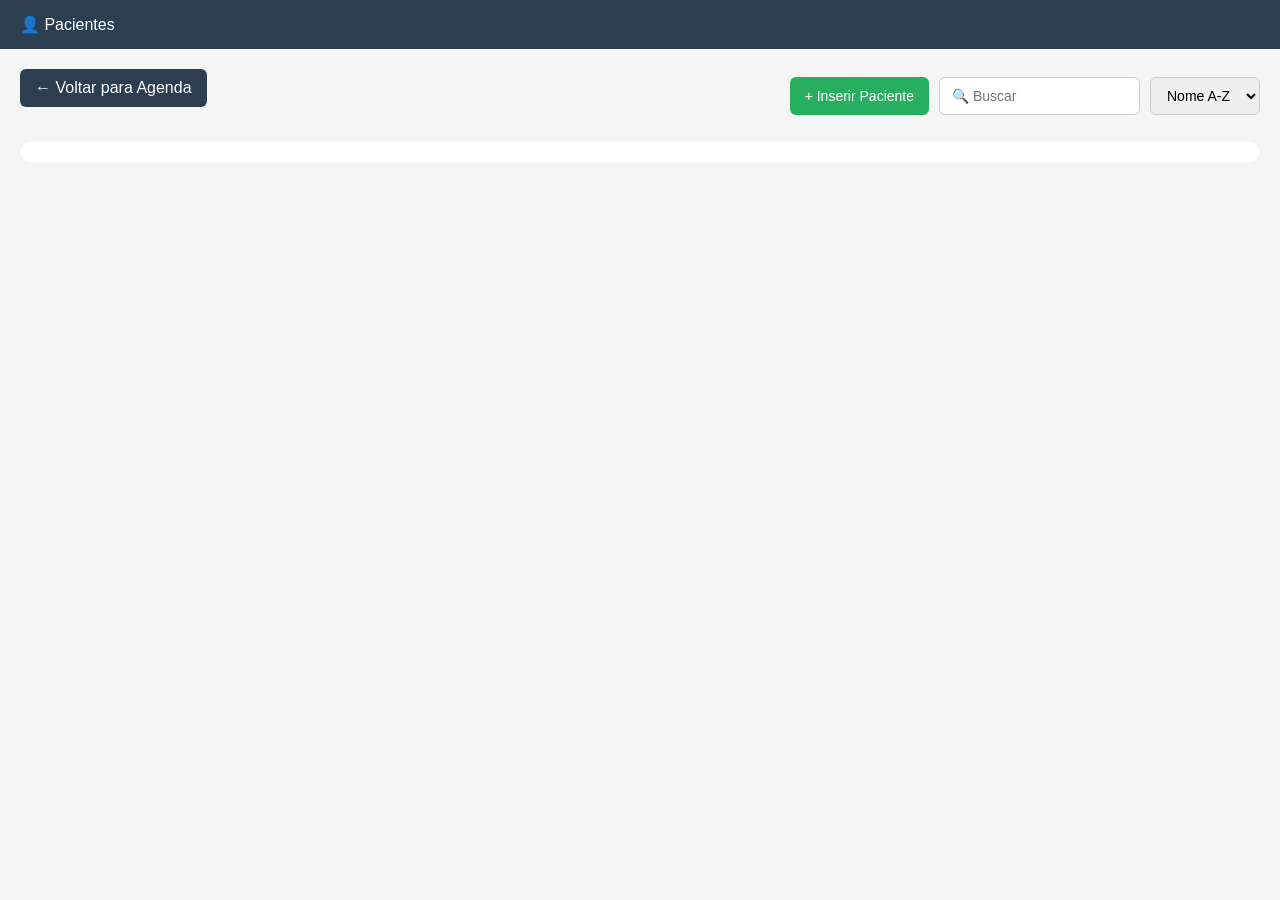
<file: frontend/pacientes.html>
<!DOCTYPE html>
<html lang="pt-br">

<head>
    <meta charset="UTF-8">
    <title>Pacientes</title>

    <style>
        body {
            margin: 0;
            font-family: Arial;
            background: #f5f5f5;
        }

        header {
            background: #2c3e50;
            color: white;
            padding: 15px 20px;
        }

        .container {
            padding: 20px;
        }

        .topo {
            display: flex;
            justify-content: space-between;
            margin-bottom: 20px;
            gap: 10px;
        }

        .controls {
            display: flex;
            gap: 10px;
        }

        input,
        select {
            padding: 8px;
            border-radius: 6px;
            border: 1px solid #ccc;
        }

        .lista {
            background: white;
            padding: 10px;
            border-radius: 10px;
        }

        .paciente {
            padding: 10px;
            border-bottom: 1px solid #eee;
            cursor: pointer;
        }

        .paciente:hover {
            background: #f1f1f1;
        }

        .btn-voltar {
            display: inline-block;
            margin-bottom: 15px;
            padding: 10px 15px;
            background: #2c3e50;
            color: white;
            text-decoration: none;
            border-radius: 6px;
        }

        .btn-voltar:hover {
            background: #1a252f;
        }

        .modal-container {
            position: fixed;
            top: 0;
            left: 0;
            width: 100%;
            height: 100%;
            background: rgba(0, 0, 0, 0.5);

            display: none;
            justify-content: center;
            align-items: center;
        }

        .modal-container.show {
            display: flex;
        }

        .modal-box {
            background: #fff;
            padding: 30px;
            width: 450px;
            border-radius: 12px;
            box-shadow: 0 10px 30px rgba(0, 0, 0, 0.2);
            text-align: center;
        }

        .modal-box h2 {
            margin-bottom: 20px;
            color: #2c3e50;
        }

        .form-group {
            text-align: left;
            margin-bottom: 15px;
        }

        .form-group label {
            font-size: 14px;
            font-weight: 600;
            color: #555;
            display: block;
            margin-bottom: 5px;
        }

        .form-group input,
        .form-group textarea {
            width: 100%;
            padding: 10px;
            border-radius: 8px;
            border: 1px solid #ccc;
            outline: none;
            font-size: 14px;
            box-sizing: border-box;
        }

        .form-group textarea {
            resize: none;
            height: 80px;
        }

        .btn {
            width: 100%;
            padding: 10px;
            border: none;
            border-radius: 8px;
            margin-top: 10px;
            font-size: 14px;
            cursor: pointer;
        }

        .btn.salvar {
            background: #27ae60;
            color: white;
        }

        .btn.fechar {
            background: #2c3e50;
            color: white;
        }

        .consulta {
            background: #f1f1f1;
            padding: 8px;
            margin-top: 5px;
            border-radius: 6px;
            text-align: left;
        }

        .sem-historico {
            color: #888;
            font-size: 14px;
        }

        * {
            box-sizing: border-box;
        }

        #toast {
            position: fixed;
            bottom: 20px;
            right: 20px;
            background: #2c3e50;
            color: white;
            padding: 12px 18px;
            margin: 30px;
            border-radius: 8px;
            opacity: 0;
            transform: translateY(-10px);
            transition: 0.3s;
            z-index: 9999;
            font-size: 14px;
        }

        #toast.show {
            opacity: 1;
            transform: translateY(0);
        }

        #toast.success {
            background: #27ae60;
        }

        #toast.error {
            background: #e74c3c;
        }

        .control-item {
            height: 38px;
            padding: 0 12px;
            border-radius: 6px;
            border: 1px solid #ccc;
            font-size: 14px;
            display: flex;
            align-items: center;
        }

        .controls {
            display: flex;
            gap: 10px;
            align-items: center;
        }
    </style>
</head>

<body>

    <header>👤 Pacientes</header>

    <div class="container">

        <div class="topo">

            <a href="agenda.html" class="btn-voltar">← Voltar para Agenda</a>

            <div class="controls">
                <button onclick="novoPaciente()" class="control-item"
                    style="background:#27ae60; color:white; border:none; padding:10px 15px; border-radius:6px; cursor:pointer;">
                    + Inserir Paciente
                </button>

                <input type="text" id="busca" placeholder="🔍 Buscar" class="control-item">

                <select id="filtro" class="control-item">
                    <option value="nome-asc">Nome A-Z</option>
                    <option value="nome-desc">Nome Z-A</option>
                    <option value="data-asc">Data ↑</option>
                    <option value="data-desc">Data ↓</option>
                </select>
            </div>

        </div>

        <div class="lista" id="lista-pacientes"></div>

    </div>

    <!-- MODAL -->

    <div class="modal-container" id="modal">
        <div class="modal-box">
            <h2>🧠 Ficha do Paciente</h2>

            <div class="form-group">
                <label>Nome</label>
                <input id="nome" type="text" placeholder="Nome e Sobrenome">
            </div>

            <div class="form-group">
                <label>Telefone</label>
                <input id="telefone" type="text" placeholder="+55 41 99999-9999">
            </div>

            <div class="form-group">
                <label>Email</label>
                <input id="email" type="email" placeholder="paciente@email.com">
            </div>

            <div class="form-group">
                <label>Observações</label>
                <textarea id="observacoes" placeholder="Insira as observaçoes do seu paciente"></textarea>
            </div>

            <button class="btn salvar" onclick="salvar()">Salvar</button>

            <h3>Histórico</h3>
            <div id="historico">
                <p class="sem-historico">Nenhum registro ainda</p>
            </div>

            <button class="btn fechar" onclick="fechar()">Fechar</button>
        </div>
    </div>

    <script>

        let pacientes = []
        let pacienteSelecionado = null

        async function carregarPacientes() {
            const res = await fetch("http://localhost:8080/api/pacientes")
            pacientes = await res.json()
            renderizar()
        }

        function renderizar() {

            const lista = document.getElementById("lista-pacientes")
            const busca = document.getElementById("busca").value.toLowerCase()
            const filtro = document.getElementById("filtro").value

            let filtrados = pacientes.filter(p =>
                (p.nome || "").toLowerCase().includes(busca)
            )

            if (filtro === "nome-asc") filtrados.sort((a, b) => a.nome.localeCompare(b.nome))
            if (filtro === "nome-desc") filtrados.sort((a, b) => b.nome.localeCompare(a.nome))
            if (filtro === "data-asc") filtrados.sort((a, b) => new Date(a.dataCriacao) - new Date(b.dataCriacao))
            if (filtro === "data-desc") filtrados.sort((a, b) => new Date(b.dataCriacao) - new Date(a.dataCriacao))

            lista.innerHTML = ""

            filtrados.forEach(p => {
                const div = document.createElement("div")
                div.classList.add("paciente")
                div.innerText = p.nome
                div.onclick = () => abrirFicha(p)
                lista.appendChild(div)
            })
        }

        function abrirFicha(p) {
            pacienteSelecionado = p

            document.getElementById("nome").value = p.nome
            document.getElementById("telefone").value = p.telefone || ""
            document.getElementById("email").value = p.email || ""
            document.getElementById("observacoes").value = p.observacoes || ""

            carregarHistorico(p.id)

            document.getElementById("modal").classList.add("show")
        }

        async function carregarHistorico(id) {
            const res = await fetch(`http://localhost:8080/api/consultas/paciente/${id}`)
            const consultas = await res.json()

            const historico = document.getElementById("historico")
            historico.innerHTML = ""

            consultas.forEach(c => {
                const div = document.createElement("div")
                div.classList.add("consulta")

                const data = new Date(c.dataHora).toLocaleString("pt-BR")

                div.innerHTML = `${data} - ${c.status}`
                historico.appendChild(div)
            })
        }

        async function salvar() {

            const dados = {
                nome: document.getElementById("nome").value,
                telefone: document.getElementById("telefone").value,
                email: document.getElementById("email").value,
                observacoes: document.getElementById("observacoes").value
            }

            if (pacienteSelecionado) {
                await fetch(`http://localhost:8080/api/pacientes/${pacienteSelecionado.id}`, {
                    method: "PUT",
                    headers: { "Content-Type": "application/json" },
                    body: JSON.stringify(dados)
                })
                mostrarToast("Paciente atualizado!", "success")
            } else {
                await fetch(`http://localhost:8080/api/pacientes`, {
                    method: "POST",
                    headers: { "Content-Type": "application/json" },
                    body: JSON.stringify(dados)
                })
                mostrarToast("Paciente cadastrado!", "success")
            }

            fechar()
            carregarPacientes()
        }

        function fechar() {
            document.getElementById("modal").classList.remove("show")
        }

        function novoPaciente() {
            pacienteSelecionado = null

            document.getElementById("nome").value = ""
            document.getElementById("telefone").value = ""
            document.getElementById("email").value = ""
            document.getElementById("observacoes").value = ""

            document.getElementById("historico").innerHTML = "<i>Novo paciente</i>"

            document.getElementById("modal").classList.add("show")
        }

        document.getElementById("busca").addEventListener("input", renderizar)
        document.getElementById("filtro").addEventListener("change", renderizar)

        document.getElementById("modal").addEventListener("click", function (e) {
            if (e.target.id === "modal") {
                fechar();
            }
        });

        carregarPacientes()

        function formatarTelefone(input) {
            let valor = input.value

            // Permite só números, espaço e +
            valor = valor.replace(/[^0-9+\s]/g, "")

            // Limite geral
            if (valor.length > 18) valor = valor.slice(0, 18)

            input.value = valor
        }

        function mostrarToast(mensagem, tipo = "success") {
            const toast = document.getElementById("toast")

            toast.innerText = mensagem
            toast.className = `show ${tipo}`

            setTimeout(() => {
                toast.className = ""
            }, 3000)
        }
    </script>


    <div id="toast"></div>

</body>

</html>
</file>
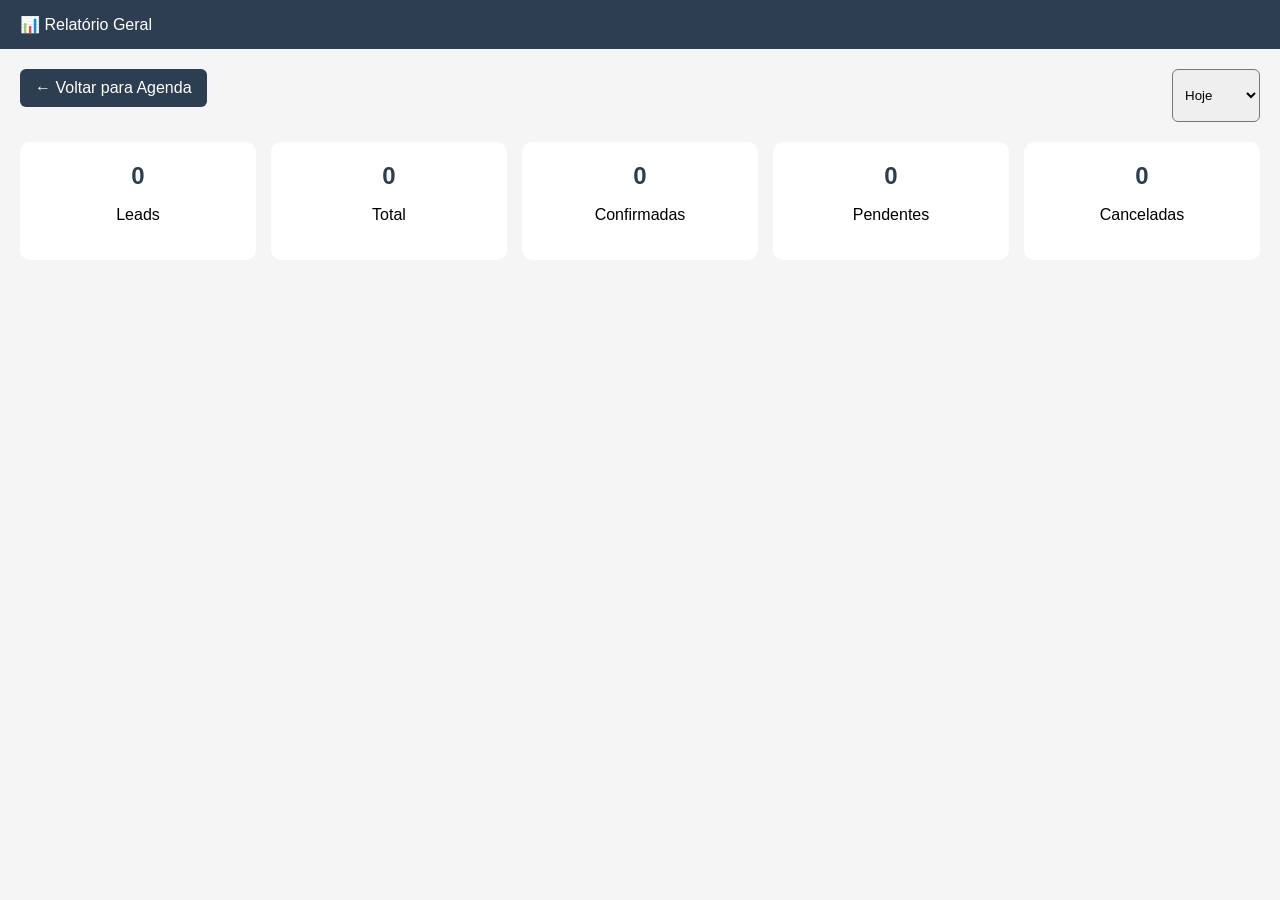
<file: frontend/relatorio.html>
<!DOCTYPE html>
<html lang="pt-br">

<head>
    <meta charset="UTF-8">
    <title>Relatório</title>

    <style>
        body {
            margin: 0;
            font-family: Arial;
            background: #f5f5f5;
        }

        header {
            background: #2c3e50;
            color: white;
            padding: 15px 20px;
        }

        .container {
            padding: 20px;
        }

        .topo {
            display: flex;
            justify-content: space-between;
            margin-bottom: 20px;
        }

        select {
            padding: 8px;
            border-radius: 6px;
        }

        .cards {
            display: flex;
            gap: 15px;
            flex-wrap: wrap;
        }

        .card {
            background: white;
            padding: 20px;
            border-radius: 10px;
            flex: 1;
            min-width: 150px;
            text-align: center;
        }

        .card h2 {
            margin: 0;
            color: #2c3e50;
        }

        .btn-voltar {
            display: inline-block;
            margin-bottom: 15px;
            padding: 10px 15px;
            background: #2c3e50;
            color: white;
            text-decoration: none;
            border-radius: 6px;
        }

        .btn-voltar:hover {
            background: #1a252f;
        }
    </style>

</head>

<body>

    <header>📊 Relatório Geral</header>

    <div class="container">

        <div class="topo">
            <a href="agenda.html" class="btn-voltar">← Voltar para Agenda</a>

            <select id="periodo">
                <option value="dia">Hoje</option>
                <option value="semana">Semana</option>
                <option value="mes">Mês</option>
            </select>
        </div>

        <div class="cards">
            <div class="card">
                <h2 id="leads">0</h2>
                <p>Leads</p>
            </div>
            <div class="card">
                <h2 id="total">0</h2>
                <p>Total</p>
            </div>
            <div class="card">
                <h2 id="confirmadas">0</h2>
                <p>Confirmadas</p>
            </div>
            <div class="card">
                <h2 id="pendentes">0</h2>
                <p>Pendentes</p>
            </div>
            <div class="card">
                <h2 id="canceladas">0</h2>
                <p>Canceladas</p>
            </div>
        </div>

    </div>

    <script>

        let consultas = []

        async function carregar() {
            console.log("🔄 carregando relatório...")

            try {
                const res = await fetch("http://localhost:8080/api/consultas?nocache=" + Date.now())
                consultas = await res.json()

                console.log("📦 consultas:", consultas)

                aplicarFiltro()
                carregarLeads()

            } catch (err) {
                console.error("❌ erro:", err)
            }
        }

        function aplicarFiltro() {

            const periodo = document.getElementById("periodo").value
            const hoje = new Date()

            let filtradas = consultas.filter(c => {

                const data = new Date(c.dataHora)

                if (periodo === "dia") {
                    return data.getDate() === hoje.getDate() &&
                        data.getMonth() === hoje.getMonth() &&
                        data.getFullYear() === hoje.getFullYear()
                }

                if (periodo === "semana") {

                    const inicioSemana = new Date(hoje)
                    inicioSemana.setDate(hoje.getDate() - hoje.getDay())

                    const fimSemana = new Date(inicioSemana)
                    fimSemana.setDate(inicioSemana.getDate() + 6)

                    return data >= inicioSemana && data <= fimSemana
                }

                if (periodo === "mes") {
                    return data.getMonth() === hoje.getMonth() &&
                        data.getFullYear() === hoje.getFullYear()
                }

                return true
            })

            atualizarCards(filtradas)
        }

        function atualizarCards(lista) {

            let confirmadas = 0
            let pendentes = 0
            let canceladas = 0

            lista.forEach(c => {
                const status = c.status?.toUpperCase() || "PENDENTE"

                if (status === "CONFIRMADO") confirmadas++
                if (status === "PENDENTE") pendentes++
                if (status === "CANCELADO") canceladas++
            })

            document.getElementById("total").innerText = lista.length
            document.getElementById("confirmadas").innerText = confirmadas
            document.getElementById("pendentes").innerText = pendentes
            document.getElementById("canceladas").innerText = canceladas
        }

        // 🔥 LEADS
        async function carregarLeads() {

            try {
                const res = await fetch("http://localhost:8080/api/leads?nocache=" + Date.now())
                const leads = await res.json()

                console.log("📦 leads:", leads)

                const periodo = document.getElementById("periodo").value
                const hoje = new Date()

                const filtrados = leads.filter(l => {

                    let data = new Date(
                        l.data || l.dataCadastro || l.createdAt || l.dataHora
                    )

                    // 🔥 CORREÇÃO PRINCIPAL
                    if (isNaN(data)) {
                        data = new Date()
                    }

                    if (periodo === "dia") {
                        return data.getDate() === hoje.getDate() &&
                            data.getMonth() === hoje.getMonth() &&
                            data.getFullYear() === hoje.getFullYear()
                    }

                    if (periodo === "semana") {

                        const inicioSemana = new Date(hoje)
                        inicioSemana.setDate(hoje.getDate() - hoje.getDay())

                        const fimSemana = new Date(inicioSemana)
                        fimSemana.setDate(inicioSemana.getDate() + 6)

                        return data >= inicioSemana && data <= fimSemana
                    }

                    if (periodo === "mes") {
                        return data.getMonth() === hoje.getMonth() &&
                            data.getFullYear() === hoje.getFullYear()
                    }

                    return true
                })

                document.getElementById("leads").innerText = filtrados.length

            } catch (err) {
                console.error("Erro ao carregar leads")
            }
        }

        // 🔥 troca de filtro
        document.getElementById("periodo").addEventListener("change", () => {
            aplicarFiltro()
            carregarLeads()
        })

        // 🔥 inicia
        carregar()
        setInterval(carregar, 5000)

    </script>

</body>

</html>
</file>
<file: frontend/assets/styles/style.css>
:root {
    --bg-color: #e6ede4;
    /* Verde bem suave / off-white */
    --primary-color: #485935;
    /* Verde musgo escuro - texto principal */
    --secundary-color: #809671;
    --lightgreen-color: #cadbb7;

    /* Configurações do Neumorphism 3D */
    --shadow-light: #ffffff;
    --shadow-dark: #c2c9bf;

    /* Novas Variáveis Essenciais de Estado da Arte */
    --text-color: #5a6b48;
    --nav-bg: rgba(230, 237, 228, 0.7);
    --form-bg: rgba(255, 255, 255, 0.4);

    /* Fontes */
    --font-heading: 'Outfit', sans-serif;
    --font-body: 'Inter', sans-serif;
}

@font-face {
    font-family: 'fontetitulo';
    src: url('../fonts/BillionMiracles.otf');
}

/* VARIÁVEIS DO DARK MODE (MODO ESCURO) */
body.dark-mode {
    --bg-color: #1a1e19;
    /* Fundo grafite esverdeado super escuro */
    --primary-color: #d1e3c8;
    /* Verdes ultra claros quase brancos para foco */
    --secundary-color: #809671;
    --lightgreen-color: #262c25;

    --shadow-light: #212620;
    /* Reflexo pálido */
    --shadow-dark: #131612;
    /* Sombra profunda */

    --text-color: #a4b59b;
    --nav-bg: rgba(26, 30, 25, 0.85);
    --form-bg: rgba(0, 0, 0, 0.3);
}

* {
    margin: 0;
    padding: 0;
    box-sizing: border-box;
    scroll-behavior: smooth;
}

body {
    background-color: var(--bg-color);
    color: var(--primary-color);
    font-family: var(--font-body);
    line-height: 1.6;
    overflow-x: hidden;
    transition: background-color 0.5s ease, color 0.5s ease;
}

/* Tipografia */
h1,
h2,
h3,
h4 {
    text-align: center;
    font-family: var(--font-heading);
    font-weight: 600;
    color: var(--primary-color);
    margin-bottom: 20px;
}

h3 {
    font-size: 2.2rem;
    position: relative;
}

/* Efeito 3D para textos (leve) */
h1 {
    font-weight: 800;
    font-size: 4rem;
    text-shadow: 2px 2px 5px rgba(0, 0, 0, 0.1);
    letter-spacing: -1.5px;
}

p {
    font-size: 1rem;
    margin-bottom: 15px;
    color: var(--text-color);
    transition: color 0.5s ease;
}

/* Utilitários Glassmorphism & Neumorphism */
.glass-panel {
    background: var(--form-bg);
    backdrop-filter: blur(15px);
    -webkit-backdrop-filter: blur(15px);
    border: 1px solid rgba(255, 255, 255, 0.1);
    box-shadow: 0 8px 32px 0 rgba(72, 89, 53, 0.1);
    border-radius: 20px;
    padding: 40px;
    transition: background 0.5s ease;
}

.neu-card {
    background: var(--bg-color);
    border-radius: 30px;
    box-shadow: 15px 15px 30px var(--shadow-dark),
        -15px -15px 30px var(--shadow-light);
    padding: 30px;
    transition: all 0.3s ease;
}

.hover-3d {
    transition: transform 0.3s ease, box-shadow 0.3s ease;
}

.hover-3d:hover {
    transform: translateY(-8px) scale(1.02);
    box-shadow: 20px 20px 40px var(--shadow-dark),
        -20px -20px 40px var(--shadow-light);
}

.btn-3d {
    display: inline-block;
    background: var(--bg-color);
    border: none;
    border-radius: 50px;
    padding: 12px 30px;
    font-family: var(--font-heading);
    font-weight: 600;
    font-size: 1rem;
    color: var(--primary-color);
    text-decoration: none;
    cursor: pointer;
    box-shadow: 6px 6px 12px var(--shadow-dark),
        -6px -6px 12px var(--shadow-light);
    transition: all 0.2s ease;
    text-align: center;
}

.btn-3d:active {
    box-shadow: inset 6px 6px 12px var(--shadow-dark),
        inset -6px -6px 12px var(--shadow-light);
}

.btn-primary {
    background: var(--secundary-color);
    color: #fff;
    box-shadow: 0 4px 15px rgba(0, 0, 0, 0.2);
}

.btn-primary:active {
    box-shadow: inset 0 3px 5px rgba(0, 0, 0, 0.3);
}

.round-btn {
    padding: 0;
    width: 60px;
    height: 60px;
    display: flex;
    align-items: center;
    justify-content: center;
    font-size: 1.5rem;
    border-radius: 50%;
}

/* NAVBAR */
.glass-nav {
    position: fixed;
    top: 0;
    left: 0;
    width: 100%;
    z-index: 1000;
    background: var(--nav-bg);
    backdrop-filter: blur(20px);
    border-bottom: 1px solid rgba(255, 255, 255, 0.1);
    padding: 15px 0;
    transition: background 0.5s ease;
}

.nav-container {
    max-width: 1200px;
    margin: 0 auto;
    display: flex;
    justify-content: space-between;
    align-items: center;
    padding: 0 20px;
}

.logo-nav {
    display: flex;
    align-items: center;
    text-decoration: none;
    transition: transform 0.3s ease;
    gap: 15px;
}

.logo-nav:hover {
    transform: scale(1.03);
}

.logo-wrapper {
    display: flex;
    align-items: center;
    justify-content: center;
    width: 65px;
    height: 65px;
    transition: transform 0.3s ease;
    border-radius: 50%;
    overflow: hidden;
}

.logo-wrapper img {
    width: 100%;
    height: 100%;
    object-fit: cover;
    border-radius: 50%;
}

.logo-text {
    display: flex;
    flex-direction: column;
    align-items: center;
    justify-content: center;
}

.logo-name {
    font-family: 'fontetitulo', cursive;
    font-size: 3.5rem;
    color: #2b381e; /* Tom escuro preservado */
    font-weight: normal; /* Espessura natural */
    line-height: 0.8;
}

.logo-crp {
    font-family: var(--font-heading);
    font-size: 0.85rem;
    color: var(--primary-color);
    letter-spacing: 0.5px;
    margin-top: 5px;
}

/* MENU MOBILE ELEMENTS */
.menu-toggle {
    display: none;
    font-size: 2.2rem;
    color: var(--primary-color);
    cursor: pointer;
    z-index: 1001;
}

.theme-switch {
    font-size: 1.5rem;
    color: var(--primary-color);
    cursor: pointer;
    display: flex;
    align-items: center;
    justify-content: center;
    transition: transform 0.3s ease;
    margin-right: 15px;
}

.theme-switch:hover {
    transform: scale(1.1);
}

.nav-links {
    display: flex;
    align-items: center;
}

.nav-links ul {
    list-style: none;
    display: flex;
    gap: 30px;
    align-items: center;
}

.nav-links a {
    text-decoration: none;
    color: var(--primary-color);
    font-weight: 500;
    font-size: 0.95rem;
    position: relative;
    transition: color 0.3s;
}

.nav-links a::after {
    content: '';
    position: absolute;
    width: 0;
    height: 2px;
    bottom: -5px;
    left: 0;
    background-color: var(--primary-color);
    transition: width 0.3s ease;
}

.nav-links a:hover::after {
    width: 100%;
}

/* PRINCIPAL CONTAINER */
main {
    max-width: 1200px;
    margin: 120px auto 0;
    padding: 0 20px;
}

/* HERO SECTION */
.hero {
    display: flex;
    align-items: center;
    justify-content: space-between;
    min-height: 80vh;
    padding: 60px;
    margin-bottom: 100px;
    position: relative;
}

.hero::after {
    content: '';
    position: absolute;
    top: -50%;
    right: -50%;
    width: 100%;
    height: 100%;
    background: radial-gradient(circle, var(--lightgreen-color) 0%, transparent 70%);
    opacity: 0.3;
    z-index: -1;
}

.hero-content {
    display: flex;
    flex-direction: column;
    align-items: center;
    flex: 1;
    max-width: 600px;
}

.hero-content h2 {
    font-size: 1.5rem;
    font-weight: 300;
    color: var(--secundary-color);
    margin-bottom: 30px;
}

.hero-image3d img {
    width: 400px;
    border-radius: 30px;
    box-shadow: 20px 20px 60px var(--shadow-dark), -20px -20px 60px var(--shadow-light);
    transform: rotate3d(1, 1, 0, 10deg);
    transition: transform 0.8s ease;
}

.hero:hover .hero-image3d img {
    transform: rotate3d(0, 0, 0, 0deg) scale(1.02);
}

/* SPLIT SECTIONS */
.split-section {
    display: flex;
    align-items: center;
    gap: 60px;
    margin-bottom: 100px;
}

.text-content {
    flex: 1;
}

.image-3d-wrapper {
    flex: 1;
    position: relative;
}

.image-3d-wrapper img {
    width: 100%;
    border-radius: 30px;
    display: block;
    box-shadow: 20px 20px 60px var(--shadow-dark), -20px -20px 60px var(--shadow-light);
}

.float-anim {
    animation: floating 4s ease-in-out infinite;
}

@keyframes floating {
    0% {
        transform: translateY(0px);
    }

    50% {
        transform: translateY(-15px);
    }

    100% {
        transform: translateY(0px);
    }
}

/* CENTRALIZED STACK SECTION */
.stacked-section {
    margin-bottom: 100px;
}

.wide-card {
    text-align: center;
}

.section-title {
    text-align: center;
    margin-bottom: 50px;
}


/* GRID BENEFICIOS */

.grid-cards {
    display: grid;
    grid-template-columns: repeat(auto-fit, minmax(280px, 1fr));
    gap: 30px;
    margin-bottom: 100px;
}

.icon-circle {
    width: 60px;
    height: 60px;
    background: var(--bg-color);
    box-shadow: inset 5px 5px 10px var(--shadow-dark), inset -5px -5px 10px var(--shadow-light);
    border-radius: 50%;
    display: flex;
    align-items: center;
    justify-content: center;
    font-size: 2rem;
    color: var(--secundary-color);
    margin-bottom: 20px;
}

/* SLIDER ESPAÇO */
.container-slider {
    display: flex;
    align-items: center;
    justify-content: center;
    gap: 30px;
    padding: 60px 40px;
    margin-bottom: 100px;
}

.container-images {
    width: 100%;
    max-width: 800px;
    height: 450px;
    position: relative;
    border-radius: 20px;
    box-shadow: inset 5px 5px 15px var(--shadow-dark), inset -5px -5px 15px var(--shadow-light);
    overflow: hidden;
}

.slider {
    position: absolute;
    top: 0;
    left: 0;
    width: 100%;
    height: 100%;
    object-fit: cover;
    opacity: 0;
    transition: opacity 0.8s ease-in-out, transform 0.8s ease;
    transform: scale(1.05);
}

.slider.on {
    opacity: 1;
    transform: scale(1);
}

/* ===== SEÇÃO DÚVIDAS ===== */

.duvidas-section {
    margin-bottom: 100px;
}

/* container principal */
.faq-container {
    display: flex;
    gap: 60px;
    align-items: stretch; /* deixa as duas colunas com mesma altura */
}

/* colunas */
.faq-left,
.faq-right {
    flex: 1;
    display: flex;
    flex-direction: column;
    gap: 20px;
}

.faq-left {
    justify-content: space-between;
}

/* botão whatsapp centralizado */
.whatsapp-container {
    display: flex;
    justify-content: center;
    margin-top: 40px;
}

/* efeito leve no botão */
.whatsapp-container a {
    transition: transform 0.2s ease;
}

.whatsapp-container a:hover {
    transform: scale(1.05);
}

.input-group {
    position: relative;
    margin-bottom: 20px;
}

.input-group i {
    position: absolute;
    left: 15px;
    top: 16px;
    font-size: 1.2rem;
    color: var(--primary-color);
    pointer-events: none;
}

form input,
form textarea {
    width: 100%;
    background: var(--bg-color);
    border: none;
    padding: 15px 15px 15px 45px;
    border-radius: 15px;
    font-family: var(--font-body);
    font-size: 1rem;
    color: var(--primary-color);
    box-shadow: inset 4px 4px 8px var(--shadow-dark), inset -4px -4px 8px var(--shadow-light);
    transition: all 0.3s;
    outline: none;
}

form textarea {
    resize: vertical;
}

form input:focus,
form textarea:focus {
    box-shadow: inset 6px 6px 12px var(--shadow-dark), inset -6px -6px 12px var(--shadow-light), 0 0 0 2px rgba(128, 150, 113, 0.3);
}

.contact-direct {
    display: flex;
    justify-content: center;
    gap: 15px;
    margin-top: 30px;
}

.btn-neu-social {
    display: inline-flex;
    align-items: center;
    gap: 8px;
    padding: 10px 20px;
    background: var(--bg-color);
    border-radius: 20px;
    text-decoration: none;
    color: var(--primary-color);
    font-weight: 600;
    box-shadow: 4px 4px 10px var(--shadow-dark), -4px -4px 10px var(--shadow-light);
}

/* FOOTER NEUMORPHIC */
.neu-footer {
    background: var(--bg-color);
    margin-top: 50px;
    padding: 60px 40px 20px;
    box-shadow: inset 0 20px 30px var(--shadow-dark);
}

.footer-content {
    max-width: 1200px;
    margin: 0 auto;
    display: flex;
    justify-content: space-between;
    align-items: flex-start;
    flex-wrap: wrap;
    gap: 40px;
}

.footer-links ul {
    list-style: none;
}

.footer-links a {
    text-decoration: none;
    color: var(--text-color);
    display: block;
    margin-bottom: 10px;
    transition: color 0.3s;
}

.footer-links a:hover {
    color: var(--primary-color);
}

.social-icons {
    display: flex;
    gap: 15px;
}

.footer-bottom {
    text-align: center;
    margin-top: 60px;
    font-size: 0.9rem;
    color: var(--text-color);
}

/* ANIMACOES SCROLL */
.animate-on-scroll {
    opacity: 0;
    transform: translateY(40px);
    transition: opacity 0.8s ease-out, transform 0.8s ease-out;
}

.animate-on-scroll.visible {
    opacity: 1;
    transform: translateY(0);
}

/* RESPONSIVIDADE MOBILE / HAMBURGUER */
@media (max-width: 900px) {
    .menu-toggle {
        display: block;
    }

    .nav-links {
        display: flex;
        flex-direction: column;
        justify-content: center;
        align-items: center;
        position: fixed;
        top: 0;
        right: -100%;
        /* Oculto à direita */
        width: 100%;
        height: 100vh;
        background: var(--nav-bg);
        backdrop-filter: blur(25px);
        -webkit-backdrop-filter: blur(25px);
        transition: right 0.4s cubic-bezier(0.77, 0.2, 0.05, 1);
        z-index: 1000;
    }

    .nav-links.active {
        right: 0;
        /* Aparece! */
    }

    .nav-links ul {
        flex-direction: column;
        align-items: center;
        gap: 40px;
    }

    .theme-switch {
        position: absolute;
        top: 25px;
        right: 80px;
        font-size: 2rem;
    }

    .split-section {
        flex-direction: column;
    }

    .swap-mobile {
        flex-direction: column-reverse;
        /* Inverte texto/imagem */
    }

    .hero {
        flex-direction: column;
        text-align: center;
        padding: 40px 20px;
    }

    .hero-buttons {
        display: flex;
        align-items: center;
        justify-content: center;
        gap: 15px;
    }

    /* Reseta margem interna dos botões para empilhar mais simétrico no celular */
    .hero-buttons .btn-3d {
        margin-left: 0 !important;
        width: 100%;
        max-width: 280px;
    }

    .hero-image3d img {
        width: 100%;
        max-width: 320px;
    }

    .container-slider {
        padding: 20px;
        flex-direction: column;
    }

    .container-images {
        height: 300px;
    }
}
</file>
